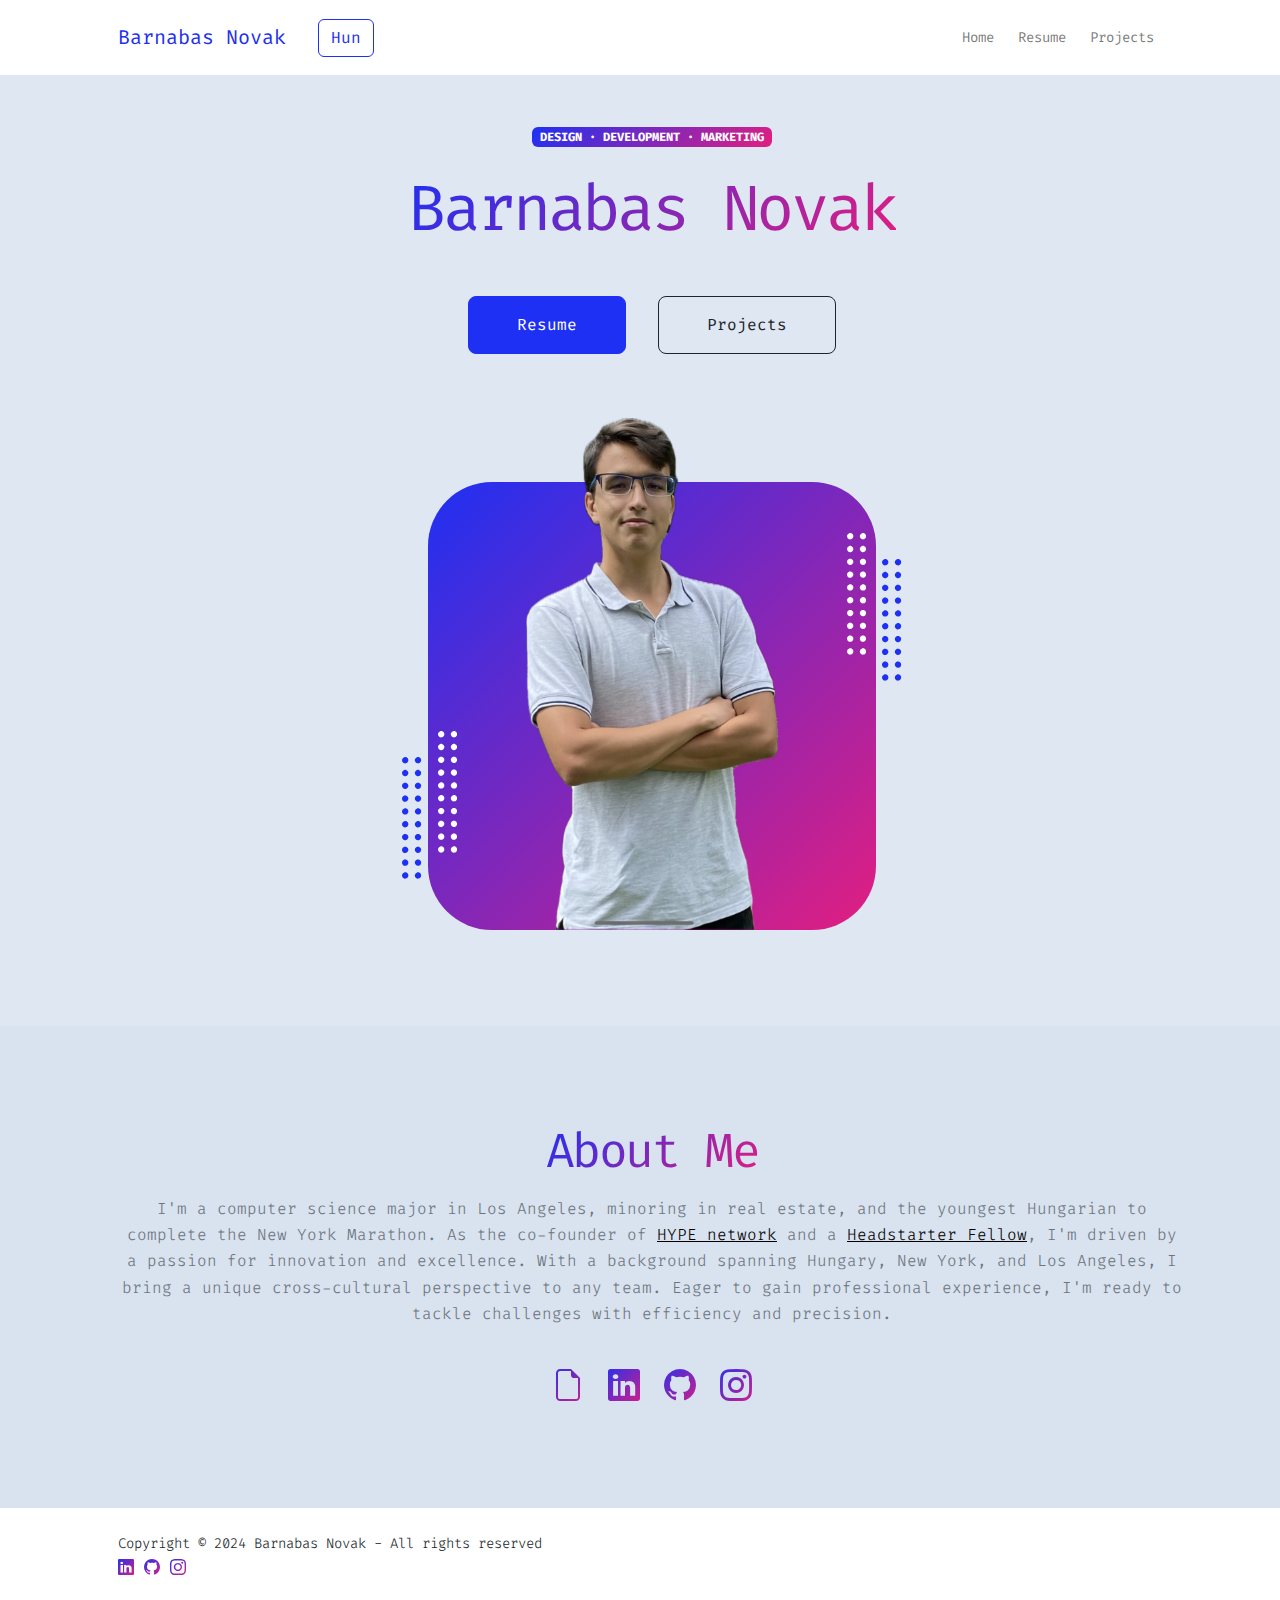
<file: index.html>
<!DOCTYPE html>
<html lang="en">
<head>
    <meta charset="utf-8" />
    <meta name="viewport" content="width=device-width, initial-scale=1, shrink-to-fit=no" />
    <meta name="description" content="Barnabas Novak is a computer science major in Los Angeles, minoring in real estate, 
    and the youngest Hungarian to complete the New York Marathon. He is also the co-founder of HYPE network and a Headstarter Fellow." />
    <meta name="author" content="Barnabas Novak is a computer science major in Los Angeles, minoring in real estate, 
    and the youngest Hungarian to complete the New York Marathon. He is also the co-founder of HYPE network and a Headstarter Fellow." />
    <title>Barnabas Novak</title>
    <!-- Favicon-->
    <link rel="icon" type="assets/BNlogo.jpg" href="assets/BNlogo.jpg" />
    <!-- Custom Google font-->
    <link rel="preconnect" href="https://fonts.googleapis.com" />
    <link rel="preconnect" href="https://fonts.gstatic.com" crossorigin />
    <link rel="stylesheet" href="https://fonts.googleapis.com/css2?family=Fira+Code:wght@400;500;700&display=swap">
    <!-- Bootstrap icons-->
    <link href="https://cdn.jsdelivr.net/npm/bootstrap-icons@1.8.1/font/bootstrap-icons.css" rel="stylesheet" />
    <!-- Core theme CSS (includes Bootstrap)-->
    <link href="css/styles.css" rel="stylesheet" />
    <script async src="https://www.googletagmanager.com/gtag/js?id=G-R13VS95H34"></script>
    <script>
        window.dataLayer = window.dataLayer || [];
        function gtag(){dataLayer.push(arguments);}
        gtag('js', new Date());
        gtag('config', 'G-R13VS95H34');
    </script>
    <style>
    </style>
</head>
<body class="d-flex flex-column h-100" style="background-color: #dfe7f2; font-family: 'Fira Code', monospace;">

    <main class="flex-shrink-0">
        <!-- Navigation-->
        <nav class="navbar navbar-expand-lg navbar-light bg-white py-3">
            <div class="container px-5">
                <a class="navbar-brand" href="index.html"><span class="fw-bolder text-primary">Barnabas Novak</span></a>
                <a class="btn btn-outline-primary ms-3" href="kezdolap.html">Hun</a>
                <button class="navbar-toggler" type="button" data-bs-toggle="collapse" data-bs-target="#navbarSupportedContent" aria-controls="navbarSupportedContent" aria-expanded="false" aria-label="Toggle navigation"><span class="navbar-toggler-icon"></span></button>
                <div class="collapse navbar-collapse" id="navbarSupportedContent">
                    <ul class="navbar-nav ms-auto mb-2 mb-lg-0 small fw-bolder">
                        <li class="nav-item"><a class="nav-link" href="index.html">Home</a></li>
                        <li class="nav-item"><a class="nav-link" href="resume.html">Resume</a></li>
                        <li class="nav-item"><a class="nav-link" href="projects.html">Projects</a></li>
                    </ul>
                </div>
            </div>
        </nav>

            <!-- Header-->
            <header class="py-5">
                <div class="container px-5 pb-5">
                    <div class="row gx-5 align-items-center">
                        <div class="col-xxl-5">
                            <!-- Header text content-->
                            <div class="text-center text-xxl-start">
                                <div class="badge bg-gradient-primary-to-secondary text-white mb-4"><div class="text-uppercase">Design &middot; Development &middot; Marketing</div></div>
                          
                                <h1 class="display-3 fw-bolder mb-5"><span class="text-gradient d-inline">Barnabas Novak</span></h1>
                                <div class="d-grid gap-3 d-sm-flex justify-content-sm-center justify-content-xxl-start mb-3">
                                    <a class="btn btn-primary btn-lg px-5 py-3 me-sm-3 fs-6 fw-bolder" href="resume.html">Resume</a>
                                    <a class="btn btn-outline-dark btn-lg px-5 py-3 fs-6 fw-bolder" href="projects.html">Projects</a>
                                </div>
                            </div>
                        </div>
                        <div class="col-xxl-7">
                            <!-- Header profile picture-->
                            <div class="d-flex justify-content-center mt-5 mt-xxl-0">
                                <div class="profile bg-gradient-primary-to-secondary">

                                    <img class="profile-img" src="assets/prof4.png" alt="Barnabas Novak business man, professional developer, bachelor in computer science and a proud hungarian" />
                                    <div class="dots-1">
                                        <!-- SVG Dots-->
                                        <svg version="1.1" xmlns="http://www.w3.org/2000/svg" xmlns:xlink="http://www.w3.org/1999/xlink" x="0px" y="0px" viewBox="0 0 191.6 1215.4" style="enable-background: new 0 0 191.6 1215.4" xml:space="preserve">
                                            <g transform="translate(0.000000,1280.000000) scale(0.100000,-0.100000)">
                                                <path d="M227.7,12788.6c-105-35-200-141-222-248c-43-206,163-412,369-369c155,32,275,190,260,339c-11,105-90,213-190,262        C383.7,12801.6,289.7,12808.6,227.7,12788.6z"></path>
                                                <path d="M1507.7,12788.6c-151-50-253-216-222-362c25-119,136-230,254-255c194-41,395,142,375,339c-11,105-90,213-190,262        C1663.7,12801.6,1569.7,12808.6,1507.7,12788.6z"></path>
                                                <path d="M227.7,11508.6c-105-35-200-141-222-248c-43-206,163-412,369-369c155,32,275,190,260,339c-11,105-90,213-190,262        C383.7,11521.6,289.7,11528.6,227.7,11508.6z"></path>
                                                <path d="M1507.7,11508.6c-151-50-253-216-222-362c25-119,136-230,254-255c194-41,395,142,375,339c-11,105-90,213-190,262        C1663.7,11521.6,1569.7,11528.6,1507.7,11508.6z"></path>
                                                <path d="M227.7,10228.6c-105-35-200-141-222-248c-43-206,163-412,369-369c155,32,275,190,260,339c-11,105-90,213-190,262        C383.7,10241.6,289.7,10248.6,227.7,10228.6z"></path>
                                                <path d="M1507.7,10228.6c-105-35-200-141-222-248c-43-206,163-412,369-369c155,32,275,190,260,339c-11,105-90,213-190,262        C1663.7,10241.6,1569.7,10248.6,1507.7,10228.6z"></path>
                                                <path d="M227.7,8948.6c-105-35-200-141-222-248c-43-206,163-412,369-369c155,32,275,190,260,339c-11,105-90,213-190,262        C383.7,8961.6,289.7,8968.6,227.7,8948.6z"></path>
                                                <path d="M1507.7,8948.6c-105-35-200-141-222-248c-43-206,163-412,369-369c155,32,275,190,260,339c-11,105-90,213-190,262        C1663.7,8961.6,1569.7,8968.6,1507.7,8948.6z"></path>
                                                <path d="M227.7,7668.6c-105-35-200-141-222-248c-43-206,163-412,369-369c155,32,275,190,260,339c-11,105-90,213-190,262        C383.7,7681.6,289.7,7688.6,227.7,7668.6z"></path>
                                                <path d="M1507.7,7668.6c-105-35-200-141-222-248c-43-206,163-412,369-369c155,32,275,190,260,339c-11,105-90,213-190,262        C1663.7,7681.6,1569.7,7688.6,1507.7,7668.6z"></path>
                                                <path d="M227.7,6388.6c-105-35-200-141-222-248c-43-206,163-412,369-369c155,32,275,190,260,339c-11,105-90,213-190,262        C383.7,6401.6,289.7,6408.6,227.7,6388.6z"></path>
                                                <path d="M1507.7,6388.6c-105-35-200-141-222-248c-43-206,163-412,369-369c155,32,275,190,260,339c-11,105-90,213-190,262        C1663.7,6401.6,1569.7,6408.6,1507.7,6388.6z"></path>
                                                <path d="M227.7,5108.6c-105-35-200-141-222-248c-43-206,163-412,369-369c155,32,275,190,260,339c-11,105-90,213-190,262        C383.7,5121.6,289.7,5128.6,227.7,5108.6z"></path>
                                                <path d="M1507.7,5108.6c-105-35-200-141-222-248c-43-206,163-412,369-369c155,32,275,190,260,339c-11,105-90,213-190,262        C1663.7,5121.6,1569.7,5128.6,1507.7,5108.6z"></path>
                                                <path d="M227.7,3828.6c-105-35-200-141-222-248c-43-206,163-412,369-369c155,32,275,190,260,339c-11,105-90,213-190,262        C383.7,3841.6,289.7,3848.6,227.7,3828.6z"></path>
                                                <path d="M1507.7,3828.6c-105-35-200-141-222-248c-43-206,163-412,369-369c155,32,275,190,260,339c-11,105-90,213-190,262        C1663.7,3841.6,1569.7,3848.6,1507.7,3828.6z"></path>
                                                <path d="M227.7,2548.6c-105-35-200-141-222-248c-43-206,163-412,369-369c155,32,275,190,260,339c-11,105-90,213-190,262        C383.7,2561.6,289.7,2568.6,227.7,2548.6z"></path>
                                                <path d="M1507.7,2548.6c-105-35-200-141-222-248c-43-206,163-412,369-369c155,32,275,190,260,339c-11,105-90,213-190,262        C1663.7,2561.6,1569.7,2568.6,1507.7,2548.6z"></path>
                                                <path d="M227.7,1268.6c-105-35-200-141-222-248c-43-206,163-412,369-369c155,32,275,190,260,339c-11,105-90,213-190,262        C383.7,1281.6,289.7,1288.6,227.7,1268.6z"></path>
                                                <path d="M1507.7,1268.6c-105-35-200-141-222-248c-43-206,163-412,369-369c155,32,275,190,260,339c-11,105-90,213-190,262        C1663.7,1281.6,1569.7,1288.6,1507.7,1268.6z"></path>
                                            </g>
                                        </svg>
                                        <!-- END of SVG dots-->
                                    </div>
                                    <div class="dots-2">
                                        <!-- SVG Dots-->
                                        <svg version="1.1" xmlns="http://www.w3.org/2000/svg" xmlns:xlink="http://www.w3.org/1999/xlink" x="0px" y="0px" viewBox="0 0 191.6 1215.4" style="enable-background: new 0 0 191.6 1215.4" xml:space="preserve">
                                            <g transform="translate(0.000000,1280.000000) scale(0.100000,-0.100000)">
                                                <path d="M227.7,12788.6c-105-35-200-141-222-248c-43-206,163-412,369-369c155,32,275,190,260,339c-11,105-90,213-190,262        C383.7,12801.6,289.7,12808.6,227.7,12788.6z"></path>
                                                <path d="M1507.7,12788.6c-151-50-253-216-222-362c25-119,136-230,254-255c194-41,395,142,375,339c-11,105-90,213-190,262        C1663.7,12801.6,1569.7,12808.6,1507.7,12788.6z"></path>
                                                <path d="M227.7,11508.6c-105-35-200-141-222-248c-43-206,163-412,369-369c155,32,275,190,260,339c-11,105-90,213-190,262        C383.7,11521.6,289.7,11528.6,227.7,11508.6z"></path>
                                                <path d="M1507.7,11508.6c-151-50-253-216-222-362c25-119,136-230,254-255c194-41,395,142,375,339c-11,105-90,213-190,262        C1663.7,11521.6,1569.7,11528.6,1507.7,11508.6z"></path>
                                                <path d="M227.7,10228.6c-105-35-200-141-222-248c-43-206,163-412,369-369c155,32,275,190,260,339c-11,105-90,213-190,262        C383.7,10241.6,289.7,10248.6,227.7,10228.6z"></path>
                                                <path d="M1507.7,10228.6c-105-35-200-141-222-248c-43-206,163-412,369-369c155,32,275,190,260,339c-11,105-90,213-190,262        C1663.7,10241.6,1569.7,10248.6,1507.7,10228.6z"></path>
                                                <path d="M227.7,8948.6c-105-35-200-141-222-248c-43-206,163-412,369-369c155,32,275,190,260,339c-11,105-90,213-190,262        C383.7,8961.6,289.7,8968.6,227.7,8948.6z"></path>
                                                <path d="M1507.7,8948.6c-105-35-200-141-222-248c-43-206,163-412,369-369c155,32,275,190,260,339c-11,105-90,213-190,262        C1663.7,8961.6,1569.7,8968.6,1507.7,8948.6z"></path>
                                                <path d="M227.7,7668.6c-105-35-200-141-222-248c-43-206,163-412,369-369c155,32,275,190,260,339c-11,105-90,213-190,262        C383.7,7681.6,289.7,7688.6,227.7,7668.6z"></path>
                                                <path d="M1507.7,7668.6c-105-35-200-141-222-248c-43-206,163-412,369-369c155,32,275,190,260,339c-11,105-90,213-190,262        C1663.7,7681.6,1569.7,7688.6,1507.7,7668.6z"></path>
                                                <path d="M227.7,6388.6c-105-35-200-141-222-248c-43-206,163-412,369-369c155,32,275,190,260,339c-11,105-90,213-190,262        C383.7,6401.6,289.7,6408.6,227.7,6388.6z"></path>
                                                <path d="M1507.7,6388.6c-105-35-200-141-222-248c-43-206,163-412,369-369c155,32,275,190,260,339c-11,105-90,213-190,262        C1663.7,6401.6,1569.7,6408.6,1507.7,6388.6z"></path>
                                                <path d="M227.7,5108.6c-105-35-200-141-222-248c-43-206,163-412,369-369c155,32,275,190,260,339c-11,105-90,213-190,262        C383.7,5121.6,289.7,5128.6,227.7,5108.6z"></path>
                                                <path d="M1507.7,5108.6c-105-35-200-141-222-248c-43-206,163-412,369-369c155,32,275,190,260,339c-11,105-90,213-190,262        C1663.7,5121.6,1569.7,5128.6,1507.7,5108.6z"></path>
                                                <path d="M227.7,3828.6c-105-35-200-141-222-248c-43-206,163-412,369-369c155,32,275,190,260,339c-11,105-90,213-190,262        C383.7,3841.6,289.7,3848.6,227.7,3828.6z"></path>
                                                <path d="M1507.7,3828.6c-105-35-200-141-222-248c-43-206,163-412,369-369c155,32,275,190,260,339c-11,105-90,213-190,262        C1663.7,3841.6,1569.7,3848.6,1507.7,3828.6z"></path>
                                                <path d="M227.7,2548.6c-105-35-200-141-222-248c-43-206,163-412,369-369c155,32,275,190,260,339c-11,105-90,213-190,262        C383.7,2561.6,289.7,2568.6,227.7,2548.6z"></path>
                                                <path d="M1507.7,2548.6c-105-35-200-141-222-248c-43-206,163-412,369-369c155,32,275,190,260,339c-11,105-90,213-190,262        C1663.7,2561.6,1569.7,2568.6,1507.7,2548.6z"></path>
                                                <path d="M227.7,1268.6c-105-35-200-141-222-248c-43-206,163-412,369-369c155,32,275,190,260,339c-11,105-90,213-190,262        C383.7,1281.6,289.7,1288.6,227.7,1268.6z"></path>
                                                <path d="M1507.7,1268.6c-105-35-200-141-222-248c-43-206,163-412,369-369c155,32,275,190,260,339c-11,105-90,213-190,262        C1663.7,1281.6,1569.7,1288.6,1507.7,1268.6z"></path>
                                            </g>
                                        </svg>
                                        <!-- END of SVG dots-->
                                    </div>
                                    <div class="dots-3">
                                        <!-- SVG Dots-->
                                        <svg version="1.1" xmlns="http://www.w3.org/2000/svg" xmlns:xlink="http://www.w3.org/1999/xlink" x="0px" y="0px" viewBox="0 0 191.6 1215.4" style="enable-background: new 0 0 191.6 1215.4" xml:space="preserve">
                                            <g transform="translate(0.000000,1280.000000) scale(0.100000,-0.100000)">
                                                <path d="M227.7,12788.6c-105-35-200-141-222-248c-43-206,163-412,369-369c155,32,275,190,260,339c-11,105-90,213-190,262        C383.7,12801.6,289.7,12808.6,227.7,12788.6z"></path>
                                                <path d="M1507.7,12788.6c-151-50-253-216-222-362c25-119,136-230,254-255c194-41,395,142,375,339c-11,105-90,213-190,262        C1663.7,12801.6,1569.7,12808.6,1507.7,12788.6z"></path>
                                                <path d="M227.7,11508.6c-105-35-200-141-222-248c-43-206,163-412,369-369c155,32,275,190,260,339c-11,105-90,213-190,262        C383.7,11521.6,289.7,11528.6,227.7,11508.6z"></path>
                                                <path d="M1507.7,11508.6c-151-50-253-216-222-362c25-119,136-230,254-255c194-41,395,142,375,339c-11,105-90,213-190,262        C1663.7,11521.6,1569.7,11528.6,1507.7,11508.6z"></path>
                                                <path d="M227.7,10228.6c-105-35-200-141-222-248c-43-206,163-412,369-369c155,32,275,190,260,339c-11,105-90,213-190,262        C383.7,10241.6,289.7,10248.6,227.7,10228.6z"></path>
                                                <path d="M1507.7,10228.6c-105-35-200-141-222-248c-43-206,163-412,369-369c155,32,275,190,260,339c-11,105-90,213-190,262        C1663.7,10241.6,1569.7,10248.6,1507.7,10228.6z"></path>
                                                <path d="M227.7,8948.6c-105-35-200-141-222-248c-43-206,163-412,369-369c155,32,275,190,260,339c-11,105-90,213-190,262        C383.7,8961.6,289.7,8968.6,227.7,8948.6z"></path>
                                                <path d="M1507.7,8948.6c-105-35-200-141-222-248c-43-206,163-412,369-369c155,32,275,190,260,339c-11,105-90,213-190,262        C1663.7,8961.6,1569.7,8968.6,1507.7,8948.6z"></path>
                                                <path d="M227.7,7668.6c-105-35-200-141-222-248c-43-206,163-412,369-369c155,32,275,190,260,339c-11,105-90,213-190,262        C383.7,7681.6,289.7,7688.6,227.7,7668.6z"></path>
                                                <path d="M1507.7,7668.6c-105-35-200-141-222-248c-43-206,163-412,369-369c155,32,275,190,260,339c-11,105-90,213-190,262        C1663.7,7681.6,1569.7,7688.6,1507.7,7668.6z"></path>
                                                <path d="M227.7,6388.6c-105-35-200-141-222-248c-43-206,163-412,369-369c155,32,275,190,260,339c-11,105-90,213-190,262        C383.7,6401.6,289.7,6408.6,227.7,6388.6z"></path>
                                                <path d="M1507.7,6388.6c-105-35-200-141-222-248c-43-206,163-412,369-369c155,32,275,190,260,339c-11,105-90,213-190,262        C1663.7,6401.6,1569.7,6408.6,1507.7,6388.6z"></path>
                                                <path d="M227.7,5108.6c-105-35-200-141-222-248c-43-206,163-412,369-369c155,32,275,190,260,339c-11,105-90,213-190,262        C383.7,5121.6,289.7,5128.6,227.7,5108.6z"></path>
                                                <path d="M1507.7,5108.6c-105-35-200-141-222-248c-43-206,163-412,369-369c155,32,275,190,260,339c-11,105-90,213-190,262        C1663.7,5121.6,1569.7,5128.6,1507.7,5108.6z"></path>
                                                <path d="M227.7,3828.6c-105-35-200-141-222-248c-43-206,163-412,369-369c155,32,275,190,260,339c-11,105-90,213-190,262        C383.7,3841.6,289.7,3848.6,227.7,3828.6z"></path>
                                                <path d="M1507.7,3828.6c-105-35-200-141-222-248c-43-206,163-412,369-369c155,32,275,190,260,339c-11,105-90,213-190,262        C1663.7,3841.6,1569.7,3848.6,1507.7,3828.6z"></path>
                                                <path d="M227.7,2548.6c-105-35-200-141-222-248c-43-206,163-412,369-369c155,32,275,190,260,339c-11,105-90,213-190,262        C383.7,2561.6,289.7,2568.6,227.7,2548.6z"></path>
                                                <path d="M1507.7,2548.6c-105-35-200-141-222-248c-43-206,163-412,369-369c155,32,275,190,260,339c-11,105-90,213-190,262        C1663.7,2561.6,1569.7,2568.6,1507.7,2548.6z"></path>
                                                <path d="M227.7,1268.6c-105-35-200-141-222-248c-43-206,163-412,369-369c155,32,275,190,260,339c-11,105-90,213-190,262        C383.7,1281.6,289.7,1288.6,227.7,1268.6z"></path>
                                                <path d="M1507.7,1268.6c-105-35-200-141-222-248c-43-206,163-412,369-369c155,32,275,190,260,339c-11,105-90,213-190,262        C1663.7,1281.6,1569.7,1288.6,1507.7,1268.6z"></path>
                                            </g>
                                        </svg>
                                        <!-- END of SVG dots-->
                                    </div>
                                    <div class="dots-4">
                                        <!-- SVG Dots-->
                                        <svg version="1.1" xmlns="http://www.w3.org/2000/svg" xmlns:xlink="http://www.w3.org/1999/xlink" x="0px" y="0px" viewBox="0 0 191.6 1215.4" style="enable-background: new 0 0 191.6 1215.4" xml:space="preserve">
                                            <g transform="translate(0.000000,1280.000000) scale(0.100000,-0.100000)">
                                                <path d="M227.7,12788.6c-105-35-200-141-222-248c-43-206,163-412,369-369c155,32,275,190,260,339c-11,105-90,213-190,262        C383.7,12801.6,289.7,12808.6,227.7,12788.6z"></path>
                                                <path d="M1507.7,12788.6c-151-50-253-216-222-362c25-119,136-230,254-255c194-41,395,142,375,339c-11,105-90,213-190,262        C1663.7,12801.6,1569.7,12808.6,1507.7,12788.6z"></path>
                                                <path d="M227.7,11508.6c-105-35-200-141-222-248c-43-206,163-412,369-369c155,32,275,190,260,339c-11,105-90,213-190,262        C383.7,11521.6,289.7,11528.6,227.7,11508.6z"></path>
                                                <path d="M1507.7,11508.6c-151-50-253-216-222-362c25-119,136-230,254-255c194-41,395,142,375,339c-11,105-90,213-190,262        C1663.7,11521.6,1569.7,11528.6,1507.7,11508.6z"></path>
                                                <path d="M227.7,10228.6c-105-35-200-141-222-248c-43-206,163-412,369-369c155,32,275,190,260,339c-11,105-90,213-190,262        C383.7,10241.6,289.7,10248.6,227.7,10228.6z"></path>
                                                <path d="M1507.7,10228.6c-105-35-200-141-222-248c-43-206,163-412,369-369c155,32,275,190,260,339c-11,105-90,213-190,262        C1663.7,10241.6,1569.7,10248.6,1507.7,10228.6z"></path>
                                                <path d="M227.7,8948.6c-105-35-200-141-222-248c-43-206,163-412,369-369c155,32,275,190,260,339c-11,105-90,213-190,262        C383.7,8961.6,289.7,8968.6,227.7,8948.6z"></path>
                                                <path d="M1507.7,8948.6c-105-35-200-141-222-248c-43-206,163-412,369-369c155,32,275,190,260,339c-11,105-90,213-190,262        C1663.7,8961.6,1569.7,8968.6,1507.7,8948.6z"></path>
                                                <path d="M227.7,7668.6c-105-35-200-141-222-248c-43-206,163-412,369-369c155,32,275,190,260,339c-11,105-90,213-190,262        C383.7,7681.6,289.7,7688.6,227.7,7668.6z"></path>
                                                <path d="M1507.7,7668.6c-105-35-200-141-222-248c-43-206,163-412,369-369c155,32,275,190,260,339c-11,105-90,213-190,262        C1663.7,7681.6,1569.7,7688.6,1507.7,7668.6z"></path>
                                                <path d="M227.7,6388.6c-105-35-200-141-222-248c-43-206,163-412,369-369c155,32,275,190,260,339c-11,105-90,213-190,262        C383.7,6401.6,289.7,6408.6,227.7,6388.6z"></path>
                                                <path d="M1507.7,6388.6c-105-35-200-141-222-248c-43-206,163-412,369-369c155,32,275,190,260,339c-11,105-90,213-190,262        C1663.7,6401.6,1569.7,6408.6,1507.7,6388.6z"></path>
                                                <path d="M227.7,5108.6c-105-35-200-141-222-248c-43-206,163-412,369-369c155,32,275,190,260,339c-11,105-90,213-190,262        C383.7,5121.6,289.7,5128.6,227.7,5108.6z"></path>
                                                <path d="M1507.7,5108.6c-105-35-200-141-222-248c-43-206,163-412,369-369c155,32,275,190,260,339c-11,105-90,213-190,262        C1663.7,5121.6,1569.7,5128.6,1507.7,5108.6z"></path>
                                                <path d="M227.7,3828.6c-105-35-200-141-222-248c-43-206,163-412,369-369c155,32,275,190,260,339c-11,105-90,213-190,262        C383.7,3841.6,289.7,3848.6,227.7,3828.6z"></path>
                                                <path d="M1507.7,3828.6c-105-35-200-141-222-248c-43-206,163-412,369-369c155,32,275,190,260,339c-11,105-90,213-190,262        C1663.7,3841.6,1569.7,3848.6,1507.7,3828.6z"></path>
                                                <path d="M227.7,2548.6c-105-35-200-141-222-248c-43-206,163-412,369-369c155,32,275,190,260,339c-11,105-90,213-190,262        C383.7,2561.6,289.7,2568.6,227.7,2548.6z"></path>
                                                <path d="M1507.7,2548.6c-105-35-200-141-222-248c-43-206,163-412,369-369c155,32,275,190,260,339c-11,105-90,213-190,262        C1663.7,2561.6,1569.7,2568.6,1507.7,2548.6z"></path>
                                                <path d="M227.7,1268.6c-105-35-200-141-222-248c-43-206,163-412,369-369c155,32,275,190,260,339c-11,105-90,213-190,262        C383.7,1281.6,289.7,1288.6,227.7,1268.6z"></path>
                                                <path d="M1507.7,1268.6c-105-35-200-141-222-248c-43-206,163-412,369-369c155,32,275,190,260,339c-11,105-90,213-190,262        C1663.7,1281.6,1569.7,1288.6,1507.7,1268.6z"></path>
                                            </g>
                                        </svg>
                                        <!-- END of SVG dots-->
                                    </div>
                                </div>
                            </div>
                        </div>
                    </div>
                </div>
            </header>
            <!-- About Section-->
            <section class="py-5" style="background-color: #d9e2ef;">
                <div class="container px-5">
                    <div class="row gx-5 justify-content-center">
                        <div class="col-xxl-8">
                            <div class="text-center my-5">
                                <h2 class="display-5 fw-bolder"><span class="text-gradient d-inline">About Me</span></h2>
                                <p class="text-muted">I'm a computer science major in Los Angeles, minoring in real estate, and the youngest Hungarian to complete the New York Marathon. As the co-founder of <a href="https://hacusa.org/hype-network/" target="_blank">HYPE network</a> and a <a href="https://headstarter.co/about" target="_blank">Headstarter Fellow</a>, I'm driven by a passion for innovation and excellence. With a background spanning Hungary, New York, and Los Angeles, I bring a unique cross-cultural perspective to any team. Eager to gain professional experience, I'm ready to tackle challenges with efficiency and precision.
                                </p>
                                <div class="d-flex justify-content-center fs-2 gap-4">
                                    <a class="text-gradient" href="docs/Resume.pdf" alt="Novák Barnabás, Barnabas Novak"><i class="bi bi-file-earmark"></i></a>
                                    <a class="text-gradient" href="https://www.linkedin.com/in/barnabas-novak/"alt="Novák Barnabás, Barnabas Novak"><i class="bi bi-linkedin"></i></a>
                                    <a class="text-gradient" href="https://github.com/BarnabasNovak1" alt="Novák Barnabás, Barnabas Novak"><i class="bi bi-github"></i></a>
                                    <a class="text-gradient" href="https://www.instagram.com/b.novak11/" alt="Novák Barnabás, Barnabas Novak"><i class="bi bi-instagram"></i></a>
                                </div>
                            </div>
                        </div>
                    </div>
                </div>
            </section>
        </main>

        
  <!-- Footer-->
  <footer class="bg-white py-4 mt-auto">
    <div class="container px-5">
        <div class="row align-items-center justify-content-between flex-column flex-sm-row">
            <div class="row align-items-center justify-content-between flex-column flex-sm-row">
                <div class="col-auto"><div class="small m-0">Copyright &copy; 2024 Barnabas Novak - All rights reserved</div></div>
            </div>
        </div>
        <a class="text-gradient" href="https://www.linkedin.com/in/barnabas-novak/"alt="Novák Barnabás, Barnabas Novak"><i class="bi bi-linkedin"></i></a>
                            <a class="text-gradient" href="https://github.com/BarnabasNovak1" alt="Novák Barnabás, Barnabas Novak"><i class="bi bi-github"></i></a>
                            <a class="text-gradient" href="https://www.instagram.com/b.novak11/" alt="Novák Barnabás, Barnabas Novak"><i class="bi bi-instagram"></i></a>
    </div>
    
</footer>
<!-- Bootstrap core JS-->
<script src="https://cdn.jsdelivr.net/npm/bootstrap@5.2.3/dist/js/bootstrap.bundle.min.js"></script>
<!-- Core theme JS-->
<script src="js/scripts.js"></script>
</body>
</html>
</file>
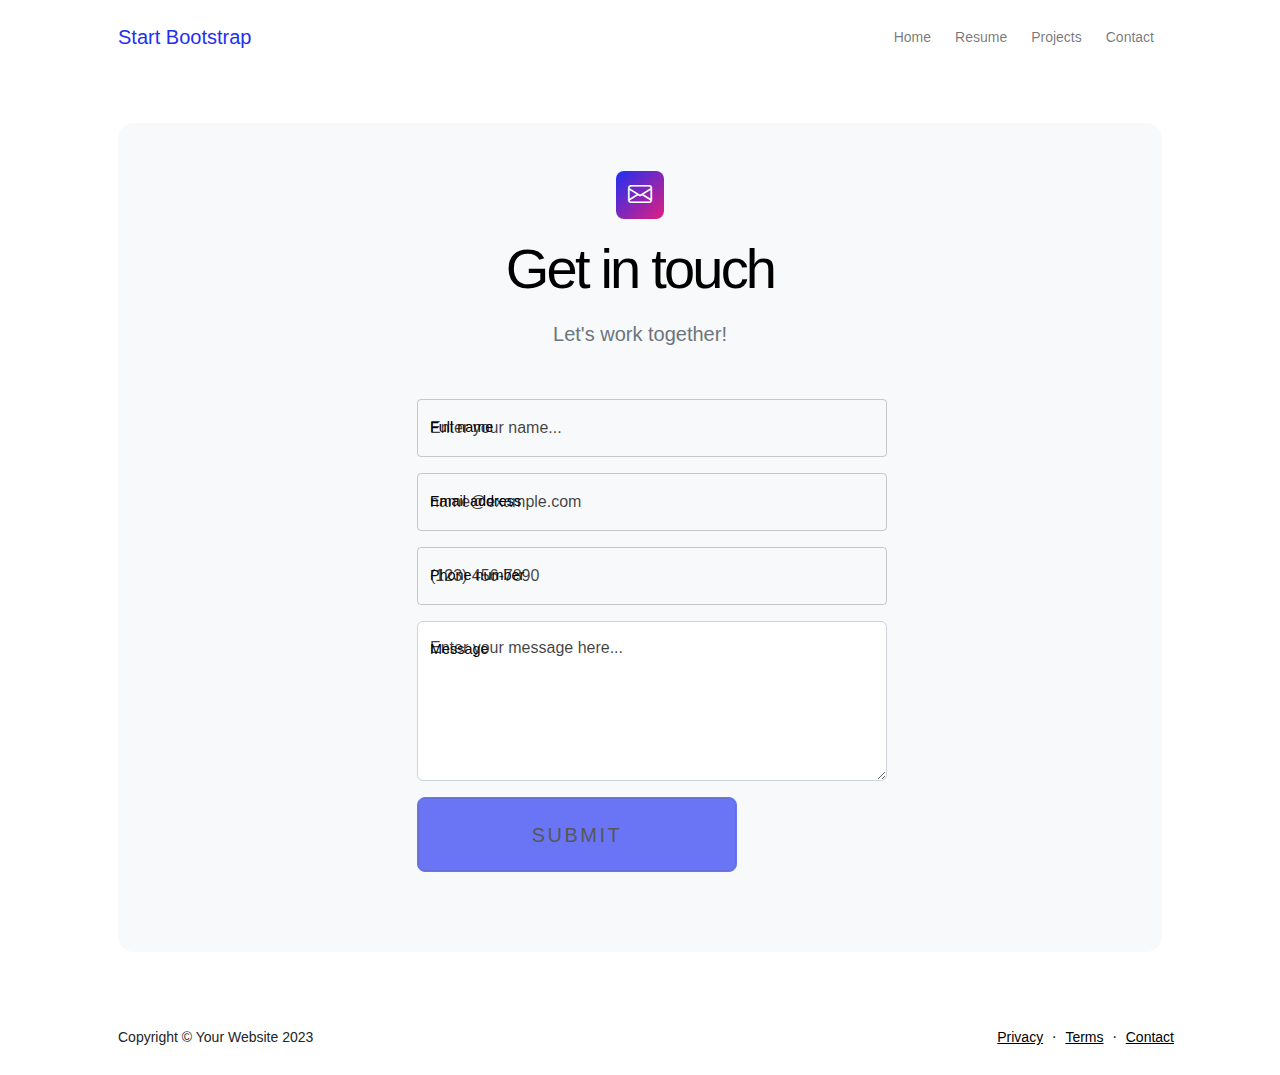
<file: contact.html>
<!DOCTYPE html>
<html lang="en">
    <head>
        <meta charset="utf-8" />
        <meta name="viewport" content="width=device-width, initial-scale=1, shrink-to-fit=no" />
        <meta name="description" content />
        <meta name="author" content />
        <title>Modern Business - Start Bootstrap Template</title>
        <!-- Favicon-->
        <link rel="icon" type="image/x-icon" href="assets/favicon.ico" />
        <!-- Custom Google font-->
        <link rel="preconnect" href="https://fonts.googleapis.com" />
        <link rel="preconnect" href="https://fonts.gstatic.com" crossorigin />
        <link href="https://fonts.googleapis.com/css2?family=Plus+Jakarta+Sans:wght@100;200;300;400;500;600;700;800;900&amp;display=swap" rel="stylesheet" />
        <!-- Bootstrap icons-->
        <link href="https://cdn.jsdelivr.net/npm/bootstrap-icons@1.8.1/font/bootstrap-icons.css" rel="stylesheet" />
        <!-- Core theme CSS (includes Bootstrap)-->
        <link href="css/styles.css" rel="stylesheet" />
    </head>
    <body class="d-flex flex-column">
        <main class="flex-shrink-0">
            <!-- Navigation-->
            <nav class="navbar navbar-expand-lg navbar-light bg-white py-3">
                <div class="container px-5">
                    <a class="navbar-brand" href="index.html"><span class="fw-bolder text-primary">Start Bootstrap</span></a>
                    <button class="navbar-toggler" type="button" data-bs-toggle="collapse" data-bs-target="#navbarSupportedContent" aria-controls="navbarSupportedContent" aria-expanded="false" aria-label="Toggle navigation"><span class="navbar-toggler-icon"></span></button>
                    <div class="collapse navbar-collapse" id="navbarSupportedContent">
                        <ul class="navbar-nav ms-auto mb-2 mb-lg-0 small fw-bolder">
                            <li class="nav-item"><a class="nav-link" href="index.html">Home</a></li>
                            <li class="nav-item"><a class="nav-link" href="resume.html">Resume</a></li>
                            <li class="nav-item"><a class="nav-link" href="projects.html">Projects</a></li>
                            <li class="nav-item"><a class="nav-link" href="contact.html">Contact</a></li>
                        </ul>
                    </div>
                </div>
            </nav>
            <!-- Page content-->
            <section class="py-5">
                <div class="container px-5">
                    <!-- Contact form-->
                    <div class="bg-light rounded-4 py-5 px-4 px-md-5">
                        <div class="text-center mb-5">
                            <div class="feature bg-primary bg-gradient-primary-to-secondary text-white rounded-3 mb-3"><i class="bi bi-envelope"></i></div>
                            <h1 class="fw-bolder">Get in touch</h1>
                            <p class="lead fw-normal text-muted mb-0">Let's work together!</p>
                        </div>
                        <div class="row gx-5 justify-content-center">
                            <div class="col-lg-8 col-xl-6">
                                <!-- * * * * * * * * * * * * * * *-->
                                <!-- * * SB Forms Contact Form * *-->
                                <!-- * * * * * * * * * * * * * * *-->
                                <!-- This form is pre-integrated with SB Forms.-->
                                <!-- To make this form functional, sign up at-->
                                <!-- https://startbootstrap.com/solution/contact-forms-->
                                <!-- to get an API token!-->
                                <form id="contactForm" data-sb-form-api-token="API_TOKEN">
                                    <!-- Name input-->
                                    <div class="form-floating mb-3">
                                        <input class="form-control" id="name" type="text" placeholder="Enter your name..." data-sb-validations="required" />
                                        <label for="name">Full name</label>
                                        <div class="invalid-feedback" data-sb-feedback="name:required">A name is required.</div>
                                    </div>
                                    <!-- Email address input-->
                                    <div class="form-floating mb-3">
                                        <input class="form-control" id="email" type="email" placeholder="name@example.com" data-sb-validations="required,email" />
                                        <label for="email">Email address</label>
                                        <div class="invalid-feedback" data-sb-feedback="email:required">An email is required.</div>
                                        <div class="invalid-feedback" data-sb-feedback="email:email">Email is not valid.</div>
                                    </div>
                                    <!-- Phone number input-->
                                    <div class="form-floating mb-3">
                                        <input class="form-control" id="phone" type="tel" placeholder="(123) 456-7890" data-sb-validations="required" />
                                        <label for="phone">Phone number</label>
                                        <div class="invalid-feedback" data-sb-feedback="phone:required">A phone number is required.</div>
                                    </div>
                                    <!-- Message input-->
                                    <div class="form-floating mb-3">
                                        <textarea class="form-control" id="message" type="text" placeholder="Enter your message here..." style="height: 10rem" data-sb-validations="required"></textarea>
                                        <label for="message">Message</label>
                                        <div class="invalid-feedback" data-sb-feedback="message:required">A message is required.</div>
                                    </div>
                                    <!-- Submit success message-->
                                    <!---->
                                    <!-- This is what your users will see when the form-->
                                    <!-- has successfully submitted-->
                                    <div class="d-none" id="submitSuccessMessage">
                                        <div class="text-center mb-3">
                                            <div class="fw-bolder">Form submission successful!</div>
                                            To activate this form, sign up at
                                            <br />
                                            <a href="https://startbootstrap.com/solution/contact-forms">https://startbootstrap.com/solution/contact-forms</a>
                                        </div>
                                    </div>
                                    <!-- Submit error message-->
                                    <!---->
                                    <!-- This is what your users will see when there is-->
                                    <!-- an error submitting the form-->
                                    <div class="d-none" id="submitErrorMessage"><div class="text-center text-danger mb-3">Error sending message!</div></div>
                                    <!-- Submit Button-->
                                    <div class="d-grid"><button class="btn btn-primary btn-lg disabled" id="submitButton" type="submit">Submit</button></div>
                                </form>
                            </div>
                        </div>
                    </div>
                </div>
            </section>
        </main>
        <!-- Footer-->
        <footer class="bg-white py-4 mt-auto">
            <div class="container px-5">
                <div class="row align-items-center justify-content-between flex-column flex-sm-row">
                    <div class="col-auto"><div class="small m-0">Copyright &copy; Your Website 2023</div></div>
                    <div class="col-auto">
                        <a class="small" href="#!">Privacy</a>
                        <span class="mx-1">&middot;</span>
                        <a class="small" href="#!">Terms</a>
                        <span class="mx-1">&middot;</span>
                        <a class="small" href="#!">Contact</a>
                    </div>
                </div>
            </div>
        </footer>
        <!-- Bootstrap core JS-->
        <script src="https://cdn.jsdelivr.net/npm/bootstrap@5.2.3/dist/js/bootstrap.bundle.min.js"></script>
        <!-- Core theme JS-->
        <script src="js/scripts.js"></script>
        <!-- * * * * * * * * * * * * * * * * * * * * * * * * * * * * * * * * * * * * * * * *-->
        <!-- * *                               SB Forms JS                               * *-->
        <!-- * * Activate your form at https://startbootstrap.com/solution/contact-forms * *-->
        <!-- * * * * * * * * * * * * * * * * * * * * * * * * * * * * * * * * * * * * * * * *-->
        <script src="https://cdn.startbootstrap.com/sb-forms-latest.js"></script>
    </body>
</html>
</file>
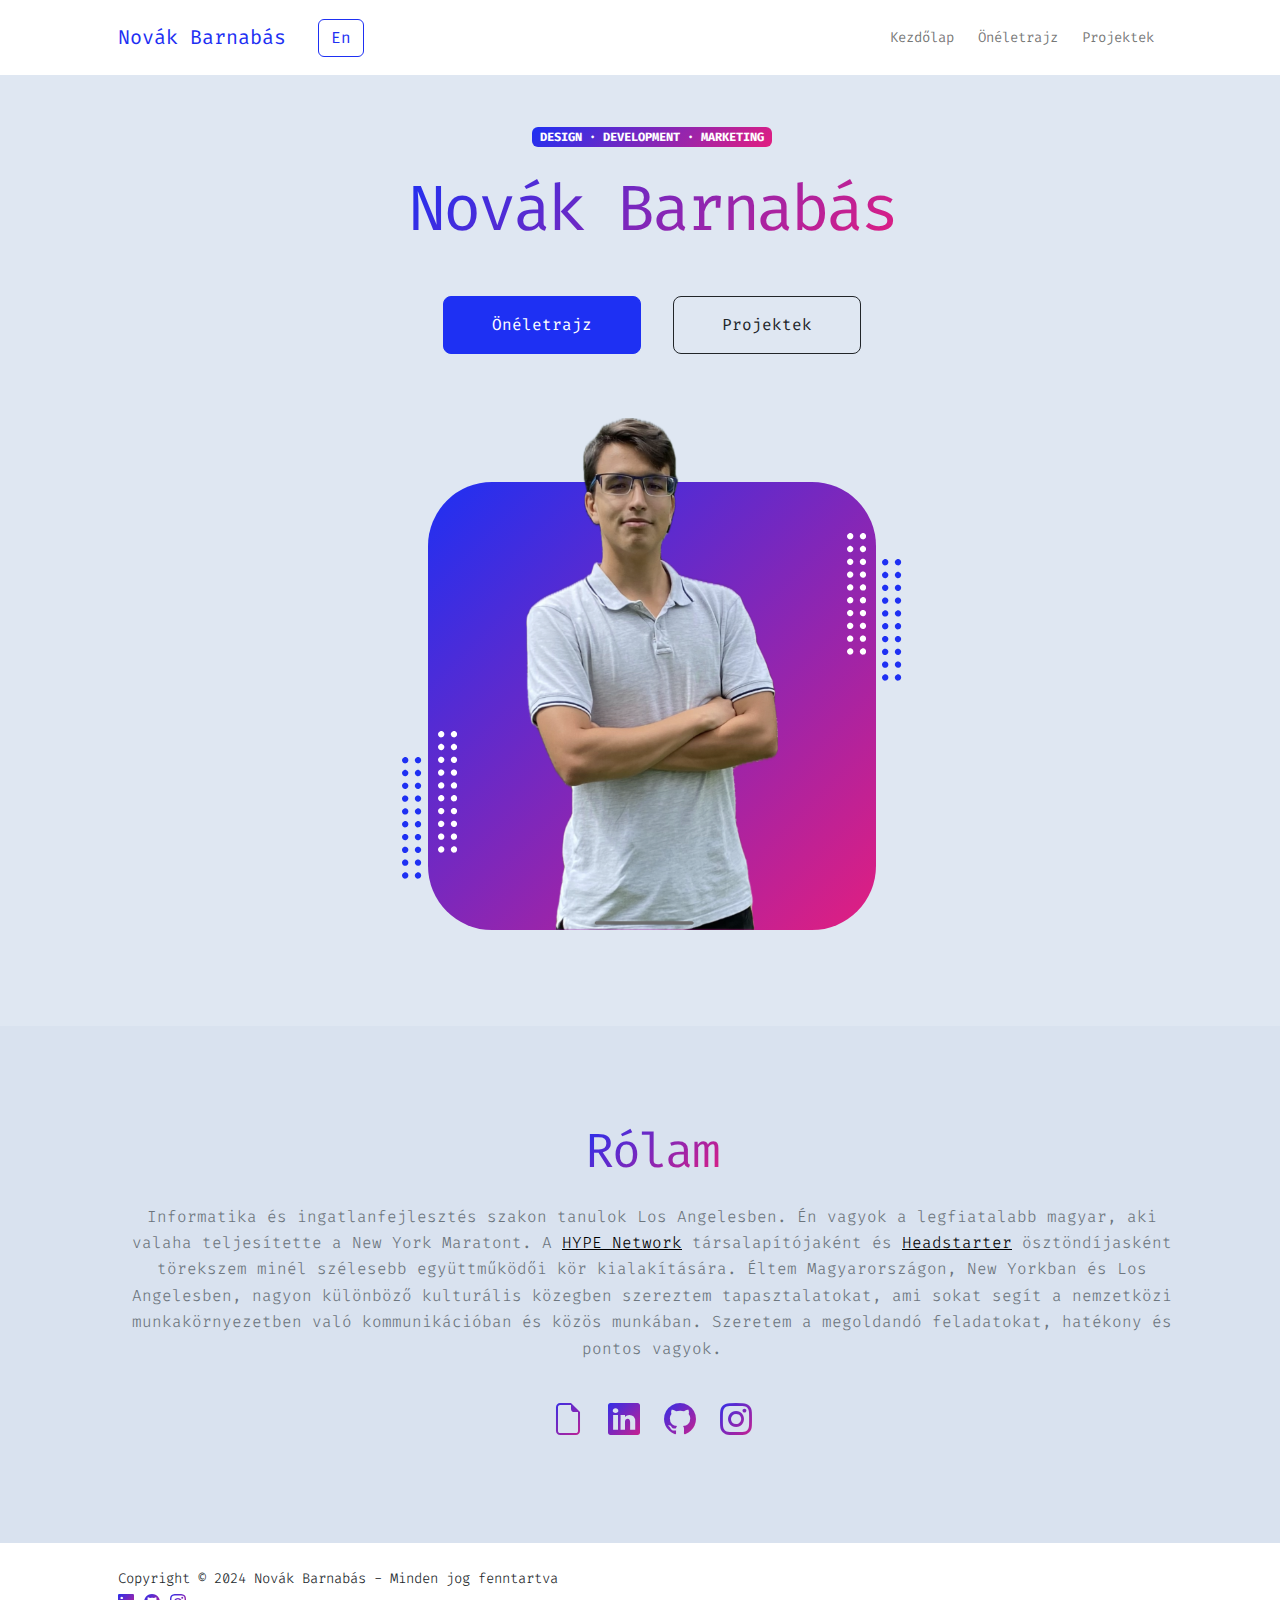
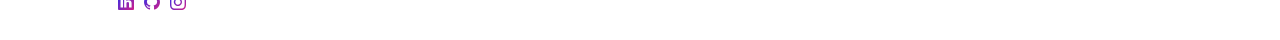
<file: kezdolap.html>
<!DOCTYPE html>
<html lang="hu">
<head>
    <meta charset="utf-8" />
    <meta name="viewport" content="width=device-width, initial-scale=1, shrink-to-fit=no" />
    <meta name="description" content="Novák Barnabás számítástechnika szakos hallgató Los Angelesben, ingatlanügyi mellékszakkal, és a legfiatalabb magyar, aki teljesítette a New York-i maratont. Emellett a HYPE hálózat társalapítója és Headstarter Fellow." />
    <meta name="author" content="Novák Barnabás számítástechnika szakos hallgató Los Angelesben, ingatlanügyi mellékszakkal, és a legfiatalabb magyar, aki teljesítette a New York-i maratont. Emellett a HYPE hálózat társalapítója és Headstarter Fellow." />
    <title>Novák Barnabás</title>
    <!-- Favicon-->
    <link rel="icon" type="assets/BNlogo.jpg" href="assets/BNlogo.jpg" />
    <!-- Egyedi Google betűtípus-->
    <link rel="preconnect" href="https://fonts.googleapis.com" />
    <link rel="preconnect" href="https://fonts.gstatic.com" crossorigin />
    <link rel="stylesheet" href="https://fonts.googleapis.com/css2?family=Fira+Code:wght@400;500;700&display=swap">
    <!-- Bootstrap ikonok-->
    <link href="https://cdn.jsdelivr.net/npm/bootstrap-icons@1.8.1/font/bootstrap-icons.css" rel="stylesheet" />
    <!-- Alapvető téma CSS (beleértve a Bootstrapet is)-->
    <link href="css/styles.css" rel="stylesheet" />
    <script async src="https://www.googletagmanager.com/gtag/js?id=G-R13VS95H34"></script>
    <script>
        window.dataLayer = window.dataLayer || [];
        function gtag(){dataLayer.push(arguments);}
        gtag('js', new Date());
        gtag('config', 'G-R13VS95H34');
    </script>
    <style>
    </style>
</head>
<body class="d-flex flex-column h-100" style="background-color: #dfe7f2; font-family: 'Fira Code', monospace;">

    <main class="flex-shrink-0">
        <!-- Navigáció-->
        <nav class="navbar navbar-expand-lg navbar-light bg-white py-3">
            <div class="container px-5">
                <a class="navbar-brand" href="index.html"><span class="fw-bolder text-primary">Novák Barnabás</span></a>
                <!-- Gomb a név mellett -->
                <a class="btn btn-outline-primary ms-3" href="index.html">En</a>
                <button class="navbar-toggler" type="button" data-bs-toggle="collapse" data-bs-target="#navbarSupportedContent" aria-controls="navbarSupportedContent" aria-expanded="false" aria-label="Navigáció átváltása"><span class="navbar-toggler-icon"></span></button>
                <div class="collapse navbar-collapse" id="navbarSupportedContent">
                    <ul class="navbar-nav ms-auto mb-2 mb-lg-0 small fw-bolder">
                        <li class="nav-item"><a class="nav-link" href="kezdolap.html">Kezdőlap</a></li>
                        <li class="nav-item"><a class="nav-link" href="oneletrajz.html">Önéletrajz</a></li>
                        <li class="nav-item"><a class="nav-link" href="projektek.html">Projektek</a></li>
                    </ul>
                </div>
            </div>
        </nav>


            <!-- Header-->
            <header class="py-5">
                <div class="container px-5 pb-5">
                    <div class="row gx-5 align-items-center">
                        <div class="col-xxl-5">
                            <!-- Header text content-->
                            <div class="text-center text-xxl-start">
                                <div class="badge bg-gradient-primary-to-secondary text-white mb-4"><div class="text-uppercase">Design &middot; Development &middot; Marketing</div></div>
                          
                                <h1 class="display-3 fw-bolder mb-5"><span class="text-gradient d-inline">Novák Barnabás</span></h1>
                                <div class="d-grid gap-3 d-sm-flex justify-content-sm-center justify-content-xxl-start mb-3">
                                    <a class="btn btn-primary btn-lg px-5 py-3 me-sm-3 fs-6 fw-bolder" href="resume.html">Önéletrajz</a>
                                    <a class="btn btn-outline-dark btn-lg px-5 py-3 fs-6 fw-bolder" href="projects.html">Projektek</a>
                                </div>
                            </div>
                        </div>
                        <div class="col-xxl-7">
                            <!-- Header profile picture-->
                            <div class="d-flex justify-content-center mt-5 mt-xxl-0">
                                <div class="profile bg-gradient-primary-to-secondary">

                                    <img class="profile-img" src="assets/prof4.png" alt="Barnabas Novak business man, professional developer, bachelor in computer science and a proud hungarian" />
                                    <div class="dots-1">
                                        <!-- SVG Dots-->
                                        <svg version="1.1" xmlns="http://www.w3.org/2000/svg" xmlns:xlink="http://www.w3.org/1999/xlink" x="0px" y="0px" viewBox="0 0 191.6 1215.4" style="enable-background: new 0 0 191.6 1215.4" xml:space="preserve">
                                            <g transform="translate(0.000000,1280.000000) scale(0.100000,-0.100000)">
                                                <path d="M227.7,12788.6c-105-35-200-141-222-248c-43-206,163-412,369-369c155,32,275,190,260,339c-11,105-90,213-190,262        C383.7,12801.6,289.7,12808.6,227.7,12788.6z"></path>
                                                <path d="M1507.7,12788.6c-151-50-253-216-222-362c25-119,136-230,254-255c194-41,395,142,375,339c-11,105-90,213-190,262        C1663.7,12801.6,1569.7,12808.6,1507.7,12788.6z"></path>
                                                <path d="M227.7,11508.6c-105-35-200-141-222-248c-43-206,163-412,369-369c155,32,275,190,260,339c-11,105-90,213-190,262        C383.7,11521.6,289.7,11528.6,227.7,11508.6z"></path>
                                                <path d="M1507.7,11508.6c-151-50-253-216-222-362c25-119,136-230,254-255c194-41,395,142,375,339c-11,105-90,213-190,262        C1663.7,11521.6,1569.7,11528.6,1507.7,11508.6z"></path>
                                                <path d="M227.7,10228.6c-105-35-200-141-222-248c-43-206,163-412,369-369c155,32,275,190,260,339c-11,105-90,213-190,262        C383.7,10241.6,289.7,10248.6,227.7,10228.6z"></path>
                                                <path d="M1507.7,10228.6c-105-35-200-141-222-248c-43-206,163-412,369-369c155,32,275,190,260,339c-11,105-90,213-190,262        C1663.7,10241.6,1569.7,10248.6,1507.7,10228.6z"></path>
                                                <path d="M227.7,8948.6c-105-35-200-141-222-248c-43-206,163-412,369-369c155,32,275,190,260,339c-11,105-90,213-190,262        C383.7,8961.6,289.7,8968.6,227.7,8948.6z"></path>
                                                <path d="M1507.7,8948.6c-105-35-200-141-222-248c-43-206,163-412,369-369c155,32,275,190,260,339c-11,105-90,213-190,262        C1663.7,8961.6,1569.7,8968.6,1507.7,8948.6z"></path>
                                                <path d="M227.7,7668.6c-105-35-200-141-222-248c-43-206,163-412,369-369c155,32,275,190,260,339c-11,105-90,213-190,262        C383.7,7681.6,289.7,7688.6,227.7,7668.6z"></path>
                                                <path d="M1507.7,7668.6c-105-35-200-141-222-248c-43-206,163-412,369-369c155,32,275,190,260,339c-11,105-90,213-190,262        C1663.7,7681.6,1569.7,7688.6,1507.7,7668.6z"></path>
                                                <path d="M227.7,6388.6c-105-35-200-141-222-248c-43-206,163-412,369-369c155,32,275,190,260,339c-11,105-90,213-190,262        C383.7,6401.6,289.7,6408.6,227.7,6388.6z"></path>
                                                <path d="M1507.7,6388.6c-105-35-200-141-222-248c-43-206,163-412,369-369c155,32,275,190,260,339c-11,105-90,213-190,262        C1663.7,6401.6,1569.7,6408.6,1507.7,6388.6z"></path>
                                                <path d="M227.7,5108.6c-105-35-200-141-222-248c-43-206,163-412,369-369c155,32,275,190,260,339c-11,105-90,213-190,262        C383.7,5121.6,289.7,5128.6,227.7,5108.6z"></path>
                                                <path d="M1507.7,5108.6c-105-35-200-141-222-248c-43-206,163-412,369-369c155,32,275,190,260,339c-11,105-90,213-190,262        C1663.7,5121.6,1569.7,5128.6,1507.7,5108.6z"></path>
                                                <path d="M227.7,3828.6c-105-35-200-141-222-248c-43-206,163-412,369-369c155,32,275,190,260,339c-11,105-90,213-190,262        C383.7,3841.6,289.7,3848.6,227.7,3828.6z"></path>
                                                <path d="M1507.7,3828.6c-105-35-200-141-222-248c-43-206,163-412,369-369c155,32,275,190,260,339c-11,105-90,213-190,262        C1663.7,3841.6,1569.7,3848.6,1507.7,3828.6z"></path>
                                                <path d="M227.7,2548.6c-105-35-200-141-222-248c-43-206,163-412,369-369c155,32,275,190,260,339c-11,105-90,213-190,262        C383.7,2561.6,289.7,2568.6,227.7,2548.6z"></path>
                                                <path d="M1507.7,2548.6c-105-35-200-141-222-248c-43-206,163-412,369-369c155,32,275,190,260,339c-11,105-90,213-190,262        C1663.7,2561.6,1569.7,2568.6,1507.7,2548.6z"></path>
                                                <path d="M227.7,1268.6c-105-35-200-141-222-248c-43-206,163-412,369-369c155,32,275,190,260,339c-11,105-90,213-190,262        C383.7,1281.6,289.7,1288.6,227.7,1268.6z"></path>
                                                <path d="M1507.7,1268.6c-105-35-200-141-222-248c-43-206,163-412,369-369c155,32,275,190,260,339c-11,105-90,213-190,262        C1663.7,1281.6,1569.7,1288.6,1507.7,1268.6z"></path>
                                            </g>
                                        </svg>
                                        <!-- END of SVG dots-->
                                    </div>
                                    <div class="dots-2">
                                        <!-- SVG Dots-->
                                        <svg version="1.1" xmlns="http://www.w3.org/2000/svg" xmlns:xlink="http://www.w3.org/1999/xlink" x="0px" y="0px" viewBox="0 0 191.6 1215.4" style="enable-background: new 0 0 191.6 1215.4" xml:space="preserve">
                                            <g transform="translate(0.000000,1280.000000) scale(0.100000,-0.100000)">
                                                <path d="M227.7,12788.6c-105-35-200-141-222-248c-43-206,163-412,369-369c155,32,275,190,260,339c-11,105-90,213-190,262        C383.7,12801.6,289.7,12808.6,227.7,12788.6z"></path>
                                                <path d="M1507.7,12788.6c-151-50-253-216-222-362c25-119,136-230,254-255c194-41,395,142,375,339c-11,105-90,213-190,262        C1663.7,12801.6,1569.7,12808.6,1507.7,12788.6z"></path>
                                                <path d="M227.7,11508.6c-105-35-200-141-222-248c-43-206,163-412,369-369c155,32,275,190,260,339c-11,105-90,213-190,262        C383.7,11521.6,289.7,11528.6,227.7,11508.6z"></path>
                                                <path d="M1507.7,11508.6c-151-50-253-216-222-362c25-119,136-230,254-255c194-41,395,142,375,339c-11,105-90,213-190,262        C1663.7,11521.6,1569.7,11528.6,1507.7,11508.6z"></path>
                                                <path d="M227.7,10228.6c-105-35-200-141-222-248c-43-206,163-412,369-369c155,32,275,190,260,339c-11,105-90,213-190,262        C383.7,10241.6,289.7,10248.6,227.7,10228.6z"></path>
                                                <path d="M1507.7,10228.6c-105-35-200-141-222-248c-43-206,163-412,369-369c155,32,275,190,260,339c-11,105-90,213-190,262        C1663.7,10241.6,1569.7,10248.6,1507.7,10228.6z"></path>
                                                <path d="M227.7,8948.6c-105-35-200-141-222-248c-43-206,163-412,369-369c155,32,275,190,260,339c-11,105-90,213-190,262        C383.7,8961.6,289.7,8968.6,227.7,8948.6z"></path>
                                                <path d="M1507.7,8948.6c-105-35-200-141-222-248c-43-206,163-412,369-369c155,32,275,190,260,339c-11,105-90,213-190,262        C1663.7,8961.6,1569.7,8968.6,1507.7,8948.6z"></path>
                                                <path d="M227.7,7668.6c-105-35-200-141-222-248c-43-206,163-412,369-369c155,32,275,190,260,339c-11,105-90,213-190,262        C383.7,7681.6,289.7,7688.6,227.7,7668.6z"></path>
                                                <path d="M1507.7,7668.6c-105-35-200-141-222-248c-43-206,163-412,369-369c155,32,275,190,260,339c-11,105-90,213-190,262        C1663.7,7681.6,1569.7,7688.6,1507.7,7668.6z"></path>
                                                <path d="M227.7,6388.6c-105-35-200-141-222-248c-43-206,163-412,369-369c155,32,275,190,260,339c-11,105-90,213-190,262        C383.7,6401.6,289.7,6408.6,227.7,6388.6z"></path>
                                                <path d="M1507.7,6388.6c-105-35-200-141-222-248c-43-206,163-412,369-369c155,32,275,190,260,339c-11,105-90,213-190,262        C1663.7,6401.6,1569.7,6408.6,1507.7,6388.6z"></path>
                                                <path d="M227.7,5108.6c-105-35-200-141-222-248c-43-206,163-412,369-369c155,32,275,190,260,339c-11,105-90,213-190,262        C383.7,5121.6,289.7,5128.6,227.7,5108.6z"></path>
                                                <path d="M1507.7,5108.6c-105-35-200-141-222-248c-43-206,163-412,369-369c155,32,275,190,260,339c-11,105-90,213-190,262        C1663.7,5121.6,1569.7,5128.6,1507.7,5108.6z"></path>
                                                <path d="M227.7,3828.6c-105-35-200-141-222-248c-43-206,163-412,369-369c155,32,275,190,260,339c-11,105-90,213-190,262        C383.7,3841.6,289.7,3848.6,227.7,3828.6z"></path>
                                                <path d="M1507.7,3828.6c-105-35-200-141-222-248c-43-206,163-412,369-369c155,32,275,190,260,339c-11,105-90,213-190,262        C1663.7,3841.6,1569.7,3848.6,1507.7,3828.6z"></path>
                                                <path d="M227.7,2548.6c-105-35-200-141-222-248c-43-206,163-412,369-369c155,32,275,190,260,339c-11,105-90,213-190,262        C383.7,2561.6,289.7,2568.6,227.7,2548.6z"></path>
                                                <path d="M1507.7,2548.6c-105-35-200-141-222-248c-43-206,163-412,369-369c155,32,275,190,260,339c-11,105-90,213-190,262        C1663.7,2561.6,1569.7,2568.6,1507.7,2548.6z"></path>
                                                <path d="M227.7,1268.6c-105-35-200-141-222-248c-43-206,163-412,369-369c155,32,275,190,260,339c-11,105-90,213-190,262        C383.7,1281.6,289.7,1288.6,227.7,1268.6z"></path>
                                                <path d="M1507.7,1268.6c-105-35-200-141-222-248c-43-206,163-412,369-369c155,32,275,190,260,339c-11,105-90,213-190,262        C1663.7,1281.6,1569.7,1288.6,1507.7,1268.6z"></path>
                                            </g>
                                        </svg>
                                        <!-- END of SVG dots-->
                                    </div>
                                    <div class="dots-3">
                                        <!-- SVG Dots-->
                                        <svg version="1.1" xmlns="http://www.w3.org/2000/svg" xmlns:xlink="http://www.w3.org/1999/xlink" x="0px" y="0px" viewBox="0 0 191.6 1215.4" style="enable-background: new 0 0 191.6 1215.4" xml:space="preserve">
                                            <g transform="translate(0.000000,1280.000000) scale(0.100000,-0.100000)">
                                                <path d="M227.7,12788.6c-105-35-200-141-222-248c-43-206,163-412,369-369c155,32,275,190,260,339c-11,105-90,213-190,262        C383.7,12801.6,289.7,12808.6,227.7,12788.6z"></path>
                                                <path d="M1507.7,12788.6c-151-50-253-216-222-362c25-119,136-230,254-255c194-41,395,142,375,339c-11,105-90,213-190,262        C1663.7,12801.6,1569.7,12808.6,1507.7,12788.6z"></path>
                                                <path d="M227.7,11508.6c-105-35-200-141-222-248c-43-206,163-412,369-369c155,32,275,190,260,339c-11,105-90,213-190,262        C383.7,11521.6,289.7,11528.6,227.7,11508.6z"></path>
                                                <path d="M1507.7,11508.6c-151-50-253-216-222-362c25-119,136-230,254-255c194-41,395,142,375,339c-11,105-90,213-190,262        C1663.7,11521.6,1569.7,11528.6,1507.7,11508.6z"></path>
                                                <path d="M227.7,10228.6c-105-35-200-141-222-248c-43-206,163-412,369-369c155,32,275,190,260,339c-11,105-90,213-190,262        C383.7,10241.6,289.7,10248.6,227.7,10228.6z"></path>
                                                <path d="M1507.7,10228.6c-105-35-200-141-222-248c-43-206,163-412,369-369c155,32,275,190,260,339c-11,105-90,213-190,262        C1663.7,10241.6,1569.7,10248.6,1507.7,10228.6z"></path>
                                                <path d="M227.7,8948.6c-105-35-200-141-222-248c-43-206,163-412,369-369c155,32,275,190,260,339c-11,105-90,213-190,262        C383.7,8961.6,289.7,8968.6,227.7,8948.6z"></path>
                                                <path d="M1507.7,8948.6c-105-35-200-141-222-248c-43-206,163-412,369-369c155,32,275,190,260,339c-11,105-90,213-190,262        C1663.7,8961.6,1569.7,8968.6,1507.7,8948.6z"></path>
                                                <path d="M227.7,7668.6c-105-35-200-141-222-248c-43-206,163-412,369-369c155,32,275,190,260,339c-11,105-90,213-190,262        C383.7,7681.6,289.7,7688.6,227.7,7668.6z"></path>
                                                <path d="M1507.7,7668.6c-105-35-200-141-222-248c-43-206,163-412,369-369c155,32,275,190,260,339c-11,105-90,213-190,262        C1663.7,7681.6,1569.7,7688.6,1507.7,7668.6z"></path>
                                                <path d="M227.7,6388.6c-105-35-200-141-222-248c-43-206,163-412,369-369c155,32,275,190,260,339c-11,105-90,213-190,262        C383.7,6401.6,289.7,6408.6,227.7,6388.6z"></path>
                                                <path d="M1507.7,6388.6c-105-35-200-141-222-248c-43-206,163-412,369-369c155,32,275,190,260,339c-11,105-90,213-190,262        C1663.7,6401.6,1569.7,6408.6,1507.7,6388.6z"></path>
                                                <path d="M227.7,5108.6c-105-35-200-141-222-248c-43-206,163-412,369-369c155,32,275,190,260,339c-11,105-90,213-190,262        C383.7,5121.6,289.7,5128.6,227.7,5108.6z"></path>
                                                <path d="M1507.7,5108.6c-105-35-200-141-222-248c-43-206,163-412,369-369c155,32,275,190,260,339c-11,105-90,213-190,262        C1663.7,5121.6,1569.7,5128.6,1507.7,5108.6z"></path>
                                                <path d="M227.7,3828.6c-105-35-200-141-222-248c-43-206,163-412,369-369c155,32,275,190,260,339c-11,105-90,213-190,262        C383.7,3841.6,289.7,3848.6,227.7,3828.6z"></path>
                                                <path d="M1507.7,3828.6c-105-35-200-141-222-248c-43-206,163-412,369-369c155,32,275,190,260,339c-11,105-90,213-190,262        C1663.7,3841.6,1569.7,3848.6,1507.7,3828.6z"></path>
                                                <path d="M227.7,2548.6c-105-35-200-141-222-248c-43-206,163-412,369-369c155,32,275,190,260,339c-11,105-90,213-190,262        C383.7,2561.6,289.7,2568.6,227.7,2548.6z"></path>
                                                <path d="M1507.7,2548.6c-105-35-200-141-222-248c-43-206,163-412,369-369c155,32,275,190,260,339c-11,105-90,213-190,262        C1663.7,2561.6,1569.7,2568.6,1507.7,2548.6z"></path>
                                                <path d="M227.7,1268.6c-105-35-200-141-222-248c-43-206,163-412,369-369c155,32,275,190,260,339c-11,105-90,213-190,262        C383.7,1281.6,289.7,1288.6,227.7,1268.6z"></path>
                                                <path d="M1507.7,1268.6c-105-35-200-141-222-248c-43-206,163-412,369-369c155,32,275,190,260,339c-11,105-90,213-190,262        C1663.7,1281.6,1569.7,1288.6,1507.7,1268.6z"></path>
                                            </g>
                                        </svg>
                                        <!-- END of SVG dots-->
                                    </div>
                                    <div class="dots-4">
                                        <!-- SVG Dots-->
                                        <svg version="1.1" xmlns="http://www.w3.org/2000/svg" xmlns:xlink="http://www.w3.org/1999/xlink" x="0px" y="0px" viewBox="0 0 191.6 1215.4" style="enable-background: new 0 0 191.6 1215.4" xml:space="preserve">
                                            <g transform="translate(0.000000,1280.000000) scale(0.100000,-0.100000)">
                                                <path d="M227.7,12788.6c-105-35-200-141-222-248c-43-206,163-412,369-369c155,32,275,190,260,339c-11,105-90,213-190,262        C383.7,12801.6,289.7,12808.6,227.7,12788.6z"></path>
                                                <path d="M1507.7,12788.6c-151-50-253-216-222-362c25-119,136-230,254-255c194-41,395,142,375,339c-11,105-90,213-190,262        C1663.7,12801.6,1569.7,12808.6,1507.7,12788.6z"></path>
                                                <path d="M227.7,11508.6c-105-35-200-141-222-248c-43-206,163-412,369-369c155,32,275,190,260,339c-11,105-90,213-190,262        C383.7,11521.6,289.7,11528.6,227.7,11508.6z"></path>
                                                <path d="M1507.7,11508.6c-151-50-253-216-222-362c25-119,136-230,254-255c194-41,395,142,375,339c-11,105-90,213-190,262        C1663.7,11521.6,1569.7,11528.6,1507.7,11508.6z"></path>
                                                <path d="M227.7,10228.6c-105-35-200-141-222-248c-43-206,163-412,369-369c155,32,275,190,260,339c-11,105-90,213-190,262        C383.7,10241.6,289.7,10248.6,227.7,10228.6z"></path>
                                                <path d="M1507.7,10228.6c-105-35-200-141-222-248c-43-206,163-412,369-369c155,32,275,190,260,339c-11,105-90,213-190,262        C1663.7,10241.6,1569.7,10248.6,1507.7,10228.6z"></path>
                                                <path d="M227.7,8948.6c-105-35-200-141-222-248c-43-206,163-412,369-369c155,32,275,190,260,339c-11,105-90,213-190,262        C383.7,8961.6,289.7,8968.6,227.7,8948.6z"></path>
                                                <path d="M1507.7,8948.6c-105-35-200-141-222-248c-43-206,163-412,369-369c155,32,275,190,260,339c-11,105-90,213-190,262        C1663.7,8961.6,1569.7,8968.6,1507.7,8948.6z"></path>
                                                <path d="M227.7,7668.6c-105-35-200-141-222-248c-43-206,163-412,369-369c155,32,275,190,260,339c-11,105-90,213-190,262        C383.7,7681.6,289.7,7688.6,227.7,7668.6z"></path>
                                                <path d="M1507.7,7668.6c-105-35-200-141-222-248c-43-206,163-412,369-369c155,32,275,190,260,339c-11,105-90,213-190,262        C1663.7,7681.6,1569.7,7688.6,1507.7,7668.6z"></path>
                                                <path d="M227.7,6388.6c-105-35-200-141-222-248c-43-206,163-412,369-369c155,32,275,190,260,339c-11,105-90,213-190,262        C383.7,6401.6,289.7,6408.6,227.7,6388.6z"></path>
                                                <path d="M1507.7,6388.6c-105-35-200-141-222-248c-43-206,163-412,369-369c155,32,275,190,260,339c-11,105-90,213-190,262        C1663.7,6401.6,1569.7,6408.6,1507.7,6388.6z"></path>
                                                <path d="M227.7,5108.6c-105-35-200-141-222-248c-43-206,163-412,369-369c155,32,275,190,260,339c-11,105-90,213-190,262        C383.7,5121.6,289.7,5128.6,227.7,5108.6z"></path>
                                                <path d="M1507.7,5108.6c-105-35-200-141-222-248c-43-206,163-412,369-369c155,32,275,190,260,339c-11,105-90,213-190,262        C1663.7,5121.6,1569.7,5128.6,1507.7,5108.6z"></path>
                                                <path d="M227.7,3828.6c-105-35-200-141-222-248c-43-206,163-412,369-369c155,32,275,190,260,339c-11,105-90,213-190,262        C383.7,3841.6,289.7,3848.6,227.7,3828.6z"></path>
                                                <path d="M1507.7,3828.6c-105-35-200-141-222-248c-43-206,163-412,369-369c155,32,275,190,260,339c-11,105-90,213-190,262        C1663.7,3841.6,1569.7,3848.6,1507.7,3828.6z"></path>
                                                <path d="M227.7,2548.6c-105-35-200-141-222-248c-43-206,163-412,369-369c155,32,275,190,260,339c-11,105-90,213-190,262        C383.7,2561.6,289.7,2568.6,227.7,2548.6z"></path>
                                                <path d="M1507.7,2548.6c-105-35-200-141-222-248c-43-206,163-412,369-369c155,32,275,190,260,339c-11,105-90,213-190,262        C1663.7,2561.6,1569.7,2568.6,1507.7,2548.6z"></path>
                                                <path d="M227.7,1268.6c-105-35-200-141-222-248c-43-206,163-412,369-369c155,32,275,190,260,339c-11,105-90,213-190,262        C383.7,1281.6,289.7,1288.6,227.7,1268.6z"></path>
                                                <path d="M1507.7,1268.6c-105-35-200-141-222-248c-43-206,163-412,369-369c155,32,275,190,260,339c-11,105-90,213-190,262        C1663.7,1281.6,1569.7,1288.6,1507.7,1268.6z"></path>
                                            </g>
                                        </svg>
                                        <!-- END of SVG dots-->
                                    </div>
                                </div>
                            </div>
                        </div>
                    </div>
                </div>
            </header>
        
        
            <!-- About Section-->
            <section class="py-5" style="background-color: #d9e2ef;">
                <div class="container px-5">
                    <div class="row gx-5 justify-content-center">
                        <div class="col-xxl-8">
                            <div class="text-center my-5">
                    <h2 class="display-5 fw-bolder"><span class="text-gradient d-inline">Rólam</span></h2>
                    <p class="lead fw-light mb-4"></p>
                    <p class="text-muted">Informatika és ingatlanfejlesztés szakon tanulok Los Angelesben. Én vagyok a legfiatalabb magyar, aki valaha teljesítette a New York Maratont. A <a href="https://hacusa.org/hype-network/" target="_blank">HYPE Network</a> társalapítójaként és <a href="https://headstarter.co/about" target="_blank">Headstarter</a> ösztöndíjasként törekszem minél szélesebb együttműködői kör kialakítására. Éltem Magyarországon, New Yorkban és Los Angelesben, nagyon különböző kulturális közegben szereztem tapasztalatokat, ami sokat segít a nemzetközi munkakörnyezetben való kommunikációban és közös munkában. Szeretem a megoldandó feladatokat, hatékony és pontos vagyok.</p>
                    <div class="d-flex justify-content-center fs-2 gap-4">
                        <a class="text-gradient" href="docs/Resume.pdf" alt="Novák Barnabás, Barnabas Novak"><i class="bi bi-file-earmark"></i></a>
                        <a class="text-gradient" href="https://www.linkedin.com/in/barnabas-novak/" alt="Novák Barnabás, Barnabas Novak"><i class="bi bi-linkedin"></i></a>
                        <a class="text-gradient" href="https://github.com/BarnabasNovak1" alt="Novák Barnabás, Barnabas Novak"><i class="bi bi-github"></i></a>
                        <a class="text-gradient" href="https://www.instagram.com/b.novak11/" alt="Novák Barnabás, Barnabas Novak"><i class="bi bi-instagram"></i></a>
                    </div>
                </div>
            </div>
        </div>
    </div>
</section>
</main>

<!-- Lábjegyzet-->
<footer class="bg-white py-4 mt-auto">
    <div class="container px-5">
        <div class="row align-items-center justify-content-between flex-column flex-sm-row">
            <div class="row align-items-center justify-content-between flex-column flex-sm-row">
                <div class="col-auto"><div class="small m-0">Copyright &copy; 2024 Novák Barnabás - Minden jog fenntartva</div></div>
            </div>
        </div>
        <a class="text-gradient" href="https://www.linkedin.com/in/barnabas-novak/" alt="Novák Barnabás, Barnabas Novak"><i class="bi bi-linkedin"></i></a>
        <a class="text-gradient" href="https://github.com/BarnabasNovak1" alt="Novák Barnabás, Barnabas Novak"><i class="bi bi-github"></i></a>
        <a class="text-gradient" href="https://www.instagram.com/b.novak11/" alt="Novák Barnabás, Barnabas Novak"><i class="bi bi-instagram"></i></a>
    </div>
</footer>
<!-- Bootstrap core JS-->
<script src="https://cdn.jsdelivr.net/npm/bootstrap@5.2.3/dist/js/bootstrap.bundle.min.js"></script>
<!-- Core theme JS-->
<script src="js/scripts.js"></script>
</body>
</html>
</file>
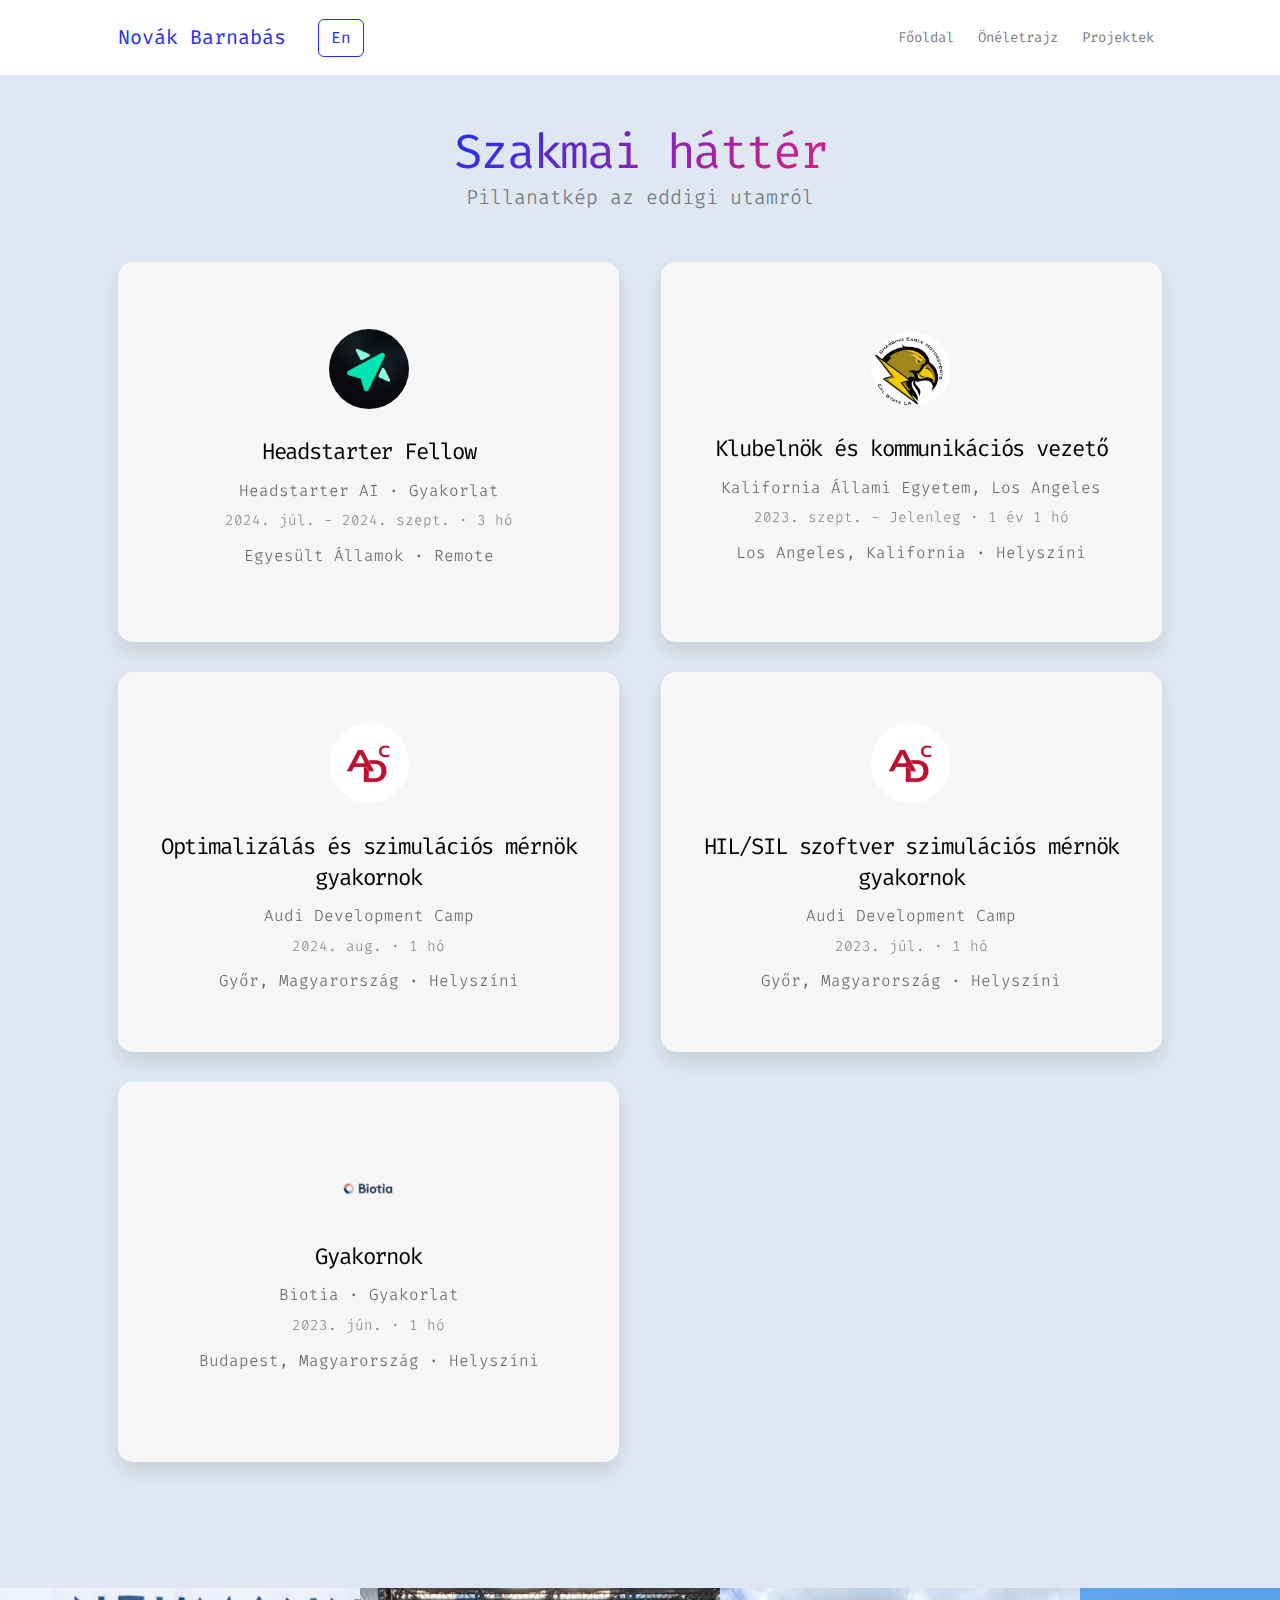
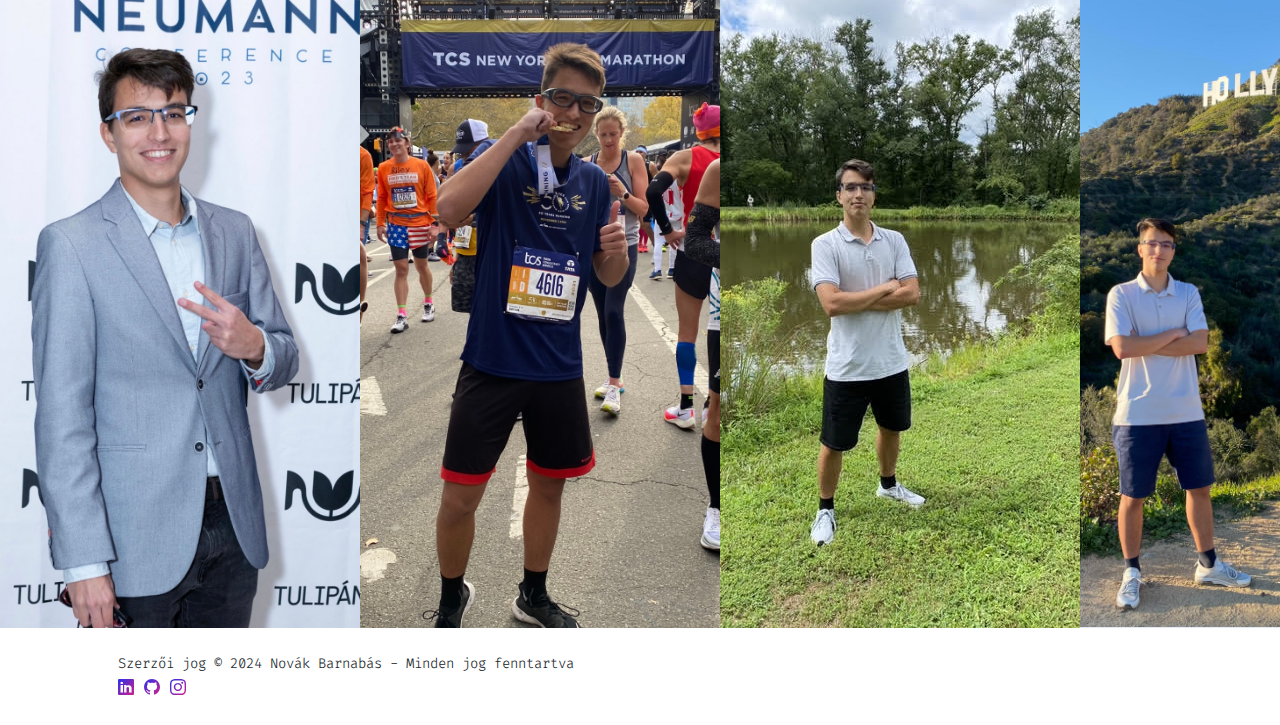
<file: oneletrajz.html>
<!DOCTYPE html>
<html lang="hu">
<head>
    <meta charset="utf-8" />
    <meta name="viewport" content="width=device-width, initial-scale=1, shrink-to-fit=no" />
    <meta name="description" content="Novák Barnabás számítástechnikai szakos hallgató Los Angelesben, ingatlanos mellékszakkal, és a legfiatalabb magyar, aki teljesítette a New York-i maratont. Ő a HYPE hálózat társalapítója és Headstarter Fellow is." />
    <meta name="author" content="Novák Barnabás számítástechnikai szakos hallgató Los Angelesben, ingatlanos mellékszakkal, és a legfiatalabb magyar, aki teljesítette a New York-i maratont. Ő a HYPE hálózat társalapítója és Headstarter Fellow is." />
    <title>Novák Barnabás</title>
    <!-- Favicon-->
    <link rel="icon" type="assets/BNlogo.jpg" href="assets/BNlogo.jpg" />
    <!-- Egyedi Google betűtípus-->
    <link rel="preconnect" href="https://fonts.googleapis.com" />
    <link rel="preconnect" href="https://fonts.gstatic.com" crossorigin />
    <link rel="stylesheet" href="https://fonts.googleapis.com/css2?family=Fira+Code:wght@400;500;700&display=swap">
    <!-- Bootstrap ikonok-->
    <link href="https://cdn.jsdelivr.net/npm/bootstrap-icons@1.8.1/font/bootstrap-icons.css" rel="stylesheet" />
    <!-- Alap téma CSS (tartalmazza a Bootstrap-et)-->
    <link href="css/styles.css" rel="stylesheet" />
    <script async src="https://www.googletagmanager.com/gtag/js?id=G-R13VS95H34"></script>
    <script>
        window.dataLayer = window.dataLayer || [];
        function gtag(){dataLayer.push(arguments);}
        gtag('js', new Date());
        gtag('config', 'G-R13VS95H34');
    </script>
    <style>
    </style>
</head>
<body class="d-flex flex-column h-100" style="background-color: #dfe7f2; font-family: 'Fira Code', monospace;">

    
    <!-- CSS -->
<style>
    .experience-section {
        padding: 60px 0;
        background-color: #dfe7f2;
    }

    .experience-flashcards {
        display: flex;
        flex-wrap: wrap;
        justify-content: space-between;
    }

    .flashcard {
        background-color: #dfe7f2;
        width: 48%;
        perspective: 1000px;
        margin-bottom: 30px;
    }

    .flashcard-inner {
        position: relative;
        width: 100%;
        height: 380px;
        text-align: center;
        transition: transform 0.8s;
        transform-style: preserve-3d;
    }

    .flashcard:hover .flashcard-inner {
        transform: rotateY(180deg);
    }

    .flashcard-front, .flashcard-back {
        position: absolute;
        width: 100%;
        height: 100%;
        backface-visibility: hidden;
        display: flex;
        flex-direction: column;
        justify-content: center;
        align-items: center;
        padding: 20px;
        box-shadow: 0 10px 20px rgba(0, 0, 0, 0.1);
        border-radius: 15px;
    }

    .flashcard-front {
        background-color: #f7f7f7;
    }

    .flashcard-back {
        background-color: #e0e0e0;
        color: #333;
        transform: rotateY(180deg);
    }

    .flashcard-logo img {
        max-width: 80px;
        margin-bottom: 20px;
        border-radius: 50%;
    }

    h2 {
        font-size: 1.4rem;
        margin-bottom: 10px;
    }

    p {
        margin-bottom: 5px;
        color: #666;
    }

    .experience-date {
        font-size: 0.9rem;
        color: #888;
        margin-bottom: 10px;
    }

    .flashcard-description {
        font-size: 0.85rem; 
        color: #555;
        margin-bottom: 20px;
    }

    .button {
    display: inline-block;
    background-color: #dfe7f2;
    color: white;
    border-radius: 20px;
    text-decoration: none;
    font-size: 0.9rem;
    transition: background-color 0.3s ease, color 0.3s ease;
}

.button:hover {
    background-color: #dfe7f2;
    color: black; 
}

    @media (max-width: 768px) {
        .experience-flashcards {
            flex-direction: column;
            align-items: center;
        }

        .flashcard {
            width: 90%;
            margin-bottom: 30px;
        }
    }
</style>

    <main class="flex-shrink-0">
        <!-- Navigáció-->
        <nav class="navbar navbar-expand-lg navbar-light bg-white py-3">
            <div class="container px-5">
                <a class="navbar-brand" href="index.html"><span class="fw-bolder text-primary">Novák Barnabás</span></a>
                <a class="btn btn-outline-primary ms-3" href="resume.html">En</a>
                <button class="navbar-toggler" type="button" data-bs-toggle="collapse" data-bs-target="#navbarSupportedContent" aria-controls="navbarSupportedContent" aria-expanded="false" aria-label="Toggle navigation"><span class="navbar-toggler-icon"></span></button>
                <div class="collapse navbar-collapse" id="navbarSupportedContent">
                    <ul class="navbar-nav ms-auto mb-2 mb-lg-0 small fw-bolder">
                        <li class="nav-item"><a class="nav-link" href="kezdolap.html">Főoldal</a></li>
                        <li class="nav-item"><a class="nav-link" href="oneletrajz.html">Önéletrajz</a></li>
                        <li class="nav-item"><a class="nav-link" href="projektek.html">Projektek</a></li>
                    </ul>
                </div>
            </div>
        </nav>

        <!-- Flashcard Tapasztalatok Idővonala -->
        <section class="experience-section py-5">
            <div class="container px-5 mb-5">
                <div class="text-center mb-5">
                    <h1 class="display-5 fw-bolder mb-0"><span class="text-gradient d-inline">Szakmai háttér</span></h1>
                    <p class="lead text-muted">Pillanatkép az eddigi utamról</p>
                </div>

                <!-- Flashcard Kártyák -->
                <div class="experience-flashcards">

                    <!-- Headstarter Fellow -->
                    <div class="flashcard">
                        <div class="flashcard-inner">
                            <div class="flashcard-front">
                                <div class="flashcard-logo">
                                    <img src="assets/headstart.jpg" class="img-fluid" alt="Headstarter Logo" />
                                </div>
                                <h2 class="fw-bolder">Headstarter Fellow</h2>
                                <p>Headstarter AI · Gyakorlat</p>
                                <p class="experience-date">2024. júl. - 2024. szept. · 3 hó</p>
                                <p>Egyesült Államok · Remote</p>
                            </div>
                            <div class="flashcard-back">
                                <h2 class="fw-bolder">Headstarter Fellow</h2>
                                <p class="flashcard-description">5 mesterséges intelligencia által vezérelt alkalmazást fejlesztettem React JS, Next.js, Firebase, és Vercel használatával. Egy olyan csapatot vezettem, amely ügyféltámogató ügynököt készített az OpenAI és Pinecone segítségével.</p>
                                <a href="https://headstarter.co" class="button">Tudj meg többet</a>
                            </div>
                        </div>
                    </div>

                    <!-- Club President - Cal State LA -->
                    <div class="flashcard">
                        <div class="flashcard-inner">
                            <div class="flashcard-front">
                                <div class="flashcard-logo">
                                    <img src="assets/chargingeagles.png" class="img-fluid" alt="Cal State LA Logo" />
                                </div>
                                <h2 class="fw-bolder">Klubelnök és kommunikációs vezető</h2>
                                <p>Kalifornia Állami Egyetem, Los Angeles</p>
                                <p class="experience-date">2023. szept. - Jelenleg · 1 év 1 hó</p>
                                <p>Los Angeles, Kalifornia · Helyszíni</p>
                            </div>
                            <div class="flashcard-back">
                                <h2 class="fw-bolder">Klubelnök</h2>
                                <p class="flashcard-description">Események szervezése, toborzás, közösségi média és csapatmenedzsment a Charging Eagles csapatban, amely elektromos autók akkumulátorait tervezi és építi a Cal State LA-n.</p>
                                <a href="https://www.calstatela.edu/ecst/chargingeagles" class="button">Tudj meg többet</a>
                            </div>
                        </div>
                    </div>

                    <!-- Audi Development Camp 2024 -->
                    <div class="flashcard">
                        <div class="flashcard-inner">
                            <div class="flashcard-front">
                                <div class="flashcard-logo">
                                    <img src="assets/ADC.jpg" class="img-fluid" alt="Audi Development Camp Logo" />
                                </div>
                                <h2 class="fw-bolder">Optimalizálás és szimulációs mérnök gyakornok</h2>
                                <p>Audi Development Camp</p>
                                <p class="experience-date">2024. aug. · 1 hó</p>
                                <p>Győr, Magyarország · Helyszíni</p>
                            </div>
                            <div class="flashcard-back">
                                <h2 class="fw-bolder">Optimalizálás és Szimulációs Mérnök Gyakornok</h2>
                                <p class="flashcard-description">A 2024-es Audi Development Camp Legjobb ESG Koncepció Díját nyertem el. A program során a meghajtás optimalizálásán dolgoztam az Audi SQ6 e-tron számára, kiegyensúlyozva a sebességet, gyorsulást és energiahatékonyságot.</p>
                                <a href="https://admissions.sze.hu/audi-development-camp-future-engineers" class="button">Tudj meg többet</a>
                            </div>
                        </div>
                    </div>

                    <!-- Audi Development Camp 2023 -->
                    <div class="flashcard">
                        <div class="flashcard-inner">
                            <div class="flashcard-front">
                                <div class="flashcard-logo">
                                    <img src="assets/ADC.jpg" class="img-fluid" alt="Audi Development Camp Logo" />
                                </div>
                                <h2 class="fw-bolder">HIL/SIL szoftver szimulációs mérnök gyakornok</h2>
                                <p>Audi Development Camp</p>
                                <p class="experience-date">2023. júl. · 1 hó</p>
                                <p>Győr, Magyarország · Helyszíni</p>
                            </div>
                            <div class="flashcard-back">
                                <h2 class="fw-bolder">HIL/SIL Szoftver Szimulációs Mérnök Gyakornok</h2>
                                <p class="flashcard-description">Szoftveres és hardveres szimulációs feladatokon dolgoztam az Audi E-tron számára, optimalizálva a járműszimulációt.</p>
                                <a href="https://admissions.sze.hu/audi-development-camp" class="button">Tudj meg többet</a>
                            </div>
                        </div>
                    </div>

                    <!-- Biotia Gyakornokság -->
                    <div class="flashcard">
                        <div class="flashcard-inner">
                            <div class="flashcard-front">
                                <div class="flashcard-logo">
                                    <img src="assets/biotia.png" class="img-fluid" alt="Biotia Logo" />
                                </div>
                                <h2 class="fw-bolder">Gyakornok</h2>
                                <p>Biotia · Gyakorlat</p>
                                <p class="experience-date">2023. jún. · 1 hó</p>
                                <p>Budapest, Magyarország · Helyszíni</p>
                            </div>
                            <div class="flashcard-back">
                                <h2 class="fw-bolder">Gyakornok</h2>
                                <p class="flashcard-description">Webfejlesztők és scrum vezetők munkáját figyeltem meg, elsajátítva a csapatmunka és kommunikáció alapvető készségeit a négyhetes gyakorlat alatt.</p>
                                <a href="https://www.biotia.io" class="button">Tudj meg többet</a>
                            </div>
                        </div>
                    </div>

                </div>
            </div>
        </section>


    				<!-- Gallery -->

                     <style>
                    .gallery.style2.medium.lightbox.onscroll-fade-in article {
                        white-space: normal;
                    }
                    .gallery.style2.medium.lightbox.onscroll-fade-in .caption {
                        color: white;
                    }
                    .gallery.style2.medium.lightbox.onscroll-fade-in .caption p {
                        margin-top: 5px;
                        font-size: 1em;
                        line-height: 1.4em;
                        word-wrap: break-word; 
                        white-space: normal

                    }
                </style>

<div class="gallery style2 medium lightbox onscroll-fade-in" style="display: flex; overflow-x: auto; white-space: nowrap;">
    <article>
        <a href="https://www.neumannseries.com" class="image">
            <img src="assets/Neumann.jpg" alt="Novák Barnabás részt vett és létrehozta a Neumann Konferencia 2023 weboldalait" />
        </a>
        <div class="caption">
            <h3>Neumann konferencia New York 2023</h3>
            
            <ul class="actions fixed">
                <li><span class="button small">Részletek</span></li>
            </ul>
        </div>
    </article>
    <article>
        <a href="https://results.nyrr.org/event/M2021/result/4616" class="image">
            <img src="assets/nycmarathon.jpg" alt="Novák Barnabás NYC Maraton, a legfiatalabb magyar, aki teljesítette a New York Maratont" />
        </a>
        <div class="caption">
            <h3>2021 NYC Maraton teljesítmény</h3>

            <ul class="actions fixed">
                <li><span class="button small">Részletek</span></li>
            </ul>
        </div>
    </article>
    <article>
        <a href="https://www.neumannseries.com" class="image">
            <img src="assets/princeton.jpg" alt="Novák Barnabás a Neumann Konferencián Princetonban" />
        </a>
        <div class="caption">
            <h3>Látogatási előkészületek Princetonban</h3>
       
            <ul class="actions fixed">
                <li><span class="button small">Részletek</span></li>
            </ul>
        </div>
    </article>
    <article>
        <a href="https://www.calstatela.edu" class="image">
            <img src="assets/los angeles.jpg" alt="Novák Barnabás Los Angelesben, BNOVAK LA-ben." />
        </a>
        <div class="caption">
            <h3>Költözés Los Angelesbe</h3>
            <ul class="actions fixed">
                <li><span class="button small">Részletek</span></li>
            </ul>
        </div>
    </article>
    <article>
        <a href=https://hungariansummit.com/hungarian-summit-2023/" class="image">
            <img src="assets/Budapest.jpg" alt="Novák Barnabás Budapesten, Magyarországon" />
        </a>
        <div class="caption">
            <h3>Budapest felfedezése</h3>
          
            <ul class="actions fixed">
                <li><span class="button small">Részletek</span></li>
            </ul>
        </div>
    </article>
    <article>
        <a href="https://www.bigbearmountainresort.com/ski-and-snowboard/lift-tickets" class="image">
            <img src="assets/skying.jpg" alt="Novák Barnabás síel a hegyekben, Novák Barnabás" />
        </a>
        <div class="caption">
            <h3>Síelési kaland</h3>
           
            <ul class="actions fixed">
                <li><span class="button small">Részletek</span></li>
            </ul>
        </div>
    </article>
    <article>
        <a href="https://www.frontiersofsciences.com" class="image">
            <img src="assets/rockyphilly.jpg" alt="Novák Barnabás Philadelphiában, Novák Barnabás Rocky" />
        </a>
        <div class="caption">
            <h3>Philadelphia fénypontjai</h3>
            
            <ul class="actions fixed">
                <li><span class="button small">Részletek</span></li>
            </ul>
        </div>
    </article>
    <article>
        <a href="https://mobile.puma.com/us/en/puma/nyc" class="image">
            <img src="assets/f1.jpg" alt="Novák Barnabás F1 Szimulátor, Novák Barnabás Max Verstappen" />
        </a>
        <div class="caption">
            <h3>F1 Szimulátor élmény</h3>
            
            <ul class="actions fixed">
                <li><span class="button small">Részletek</span></li>
            </ul>
        </div>
    </article>
    <article>
        <a href="https://www.fiteq.org/world-ranking/player/13461/overview" class="image">
            <img src="assets/teqball.jpg" alt="Novák Barnabás Teqball, Novák Barnabás teqballozik" />
        </a>
        <div class="caption">
            <h3>Teqball szenvedély</h3>
          
            <ul class="actions fixed">
                <li><span class="button small">Részletek</span></li>
            </ul>
        </div>
    </article>
</div>


<script>
    document.addEventListener('DOMContentLoaded', function() {
        const gallery = document.querySelector('.gallery.style2.medium.lightbox.onscroll-fade-in');
        const scrollSpeed = 10; 
        const scrollThreshold = 50; 
    
        let animationFrameId;
        let isScrolling = false;
        let scrollDirection = 0;
    
        function smoothScroll() {
            if (isScrolling) {
                gallery.scrollLeft += scrollDirection * scrollSpeed;
                animationFrameId = requestAnimationFrame(smoothScroll);
            }
        }
    
        document.addEventListener('mousemove', function(e) {
            const windowWidth = window.innerWidth;
            const mouseX = e.clientX;
    
            if (mouseX < scrollThreshold) {
                scrollDirection = -1; 
                if (!isScrolling) {
                    isScrolling = true;
                    smoothScroll();
                }
            } else if (mouseX > windowWidth - scrollThreshold) {
                scrollDirection = 1; 
                if (!isScrolling) {
                    isScrolling = true;
                    smoothScroll();
                }
            } else {
                isScrolling = false;
                cancelAnimationFrame(animationFrameId);
            }
        });
    
        document.addEventListener('mouseleave', function() {
            isScrolling = false;
            cancelAnimationFrame(animationFrameId);
        });
    });
    </script>
                        
</div>

</section>


   <!-- Lábléc -->
   <footer class="bg-white py-4 mt-auto">
        <div class="container px-5">
            <div class="row align-items-center justify-content-between flex-column flex-sm-row">
                <div class="row align-items-center justify-content-between flex-column flex-sm-row">
                    <div class="col-auto"><div class="small m-0">Szerzői jog &copy; 2024 Novák Barnabás - Minden jog fenntartva</div></div>
                </div>
            </div>
            <a class="text-gradient" href="https://www.linkedin.com/in/barnabas-novak/"alt="Novák Barnabás, Barnabas Novak"><i class="bi bi-linkedin"></i></a>
            <a class="text-gradient" href="https://github.com/BarnabasNovak1" alt="Novák Barnabás, Barnabas Novak"><i class="bi bi-github"></i></a>
            <a class="text-gradient" href="https://www.instagram.com/b.novak11/" alt="Novák Barnabás, Barnabas Novak"><i class="bi bi-instagram"></i></a>
        </div>
    </footer>

    <!-- Bootstrap core JS-->
    <script src="https://cdn.jsdelivr.net/npm/bootstrap@5.2.3/dist/js/bootstrap.bundle.min.js"></script>
    <!-- Core theme JS-->
    <script src="js/scripts.js"></script>
</body>
</html>
</file>
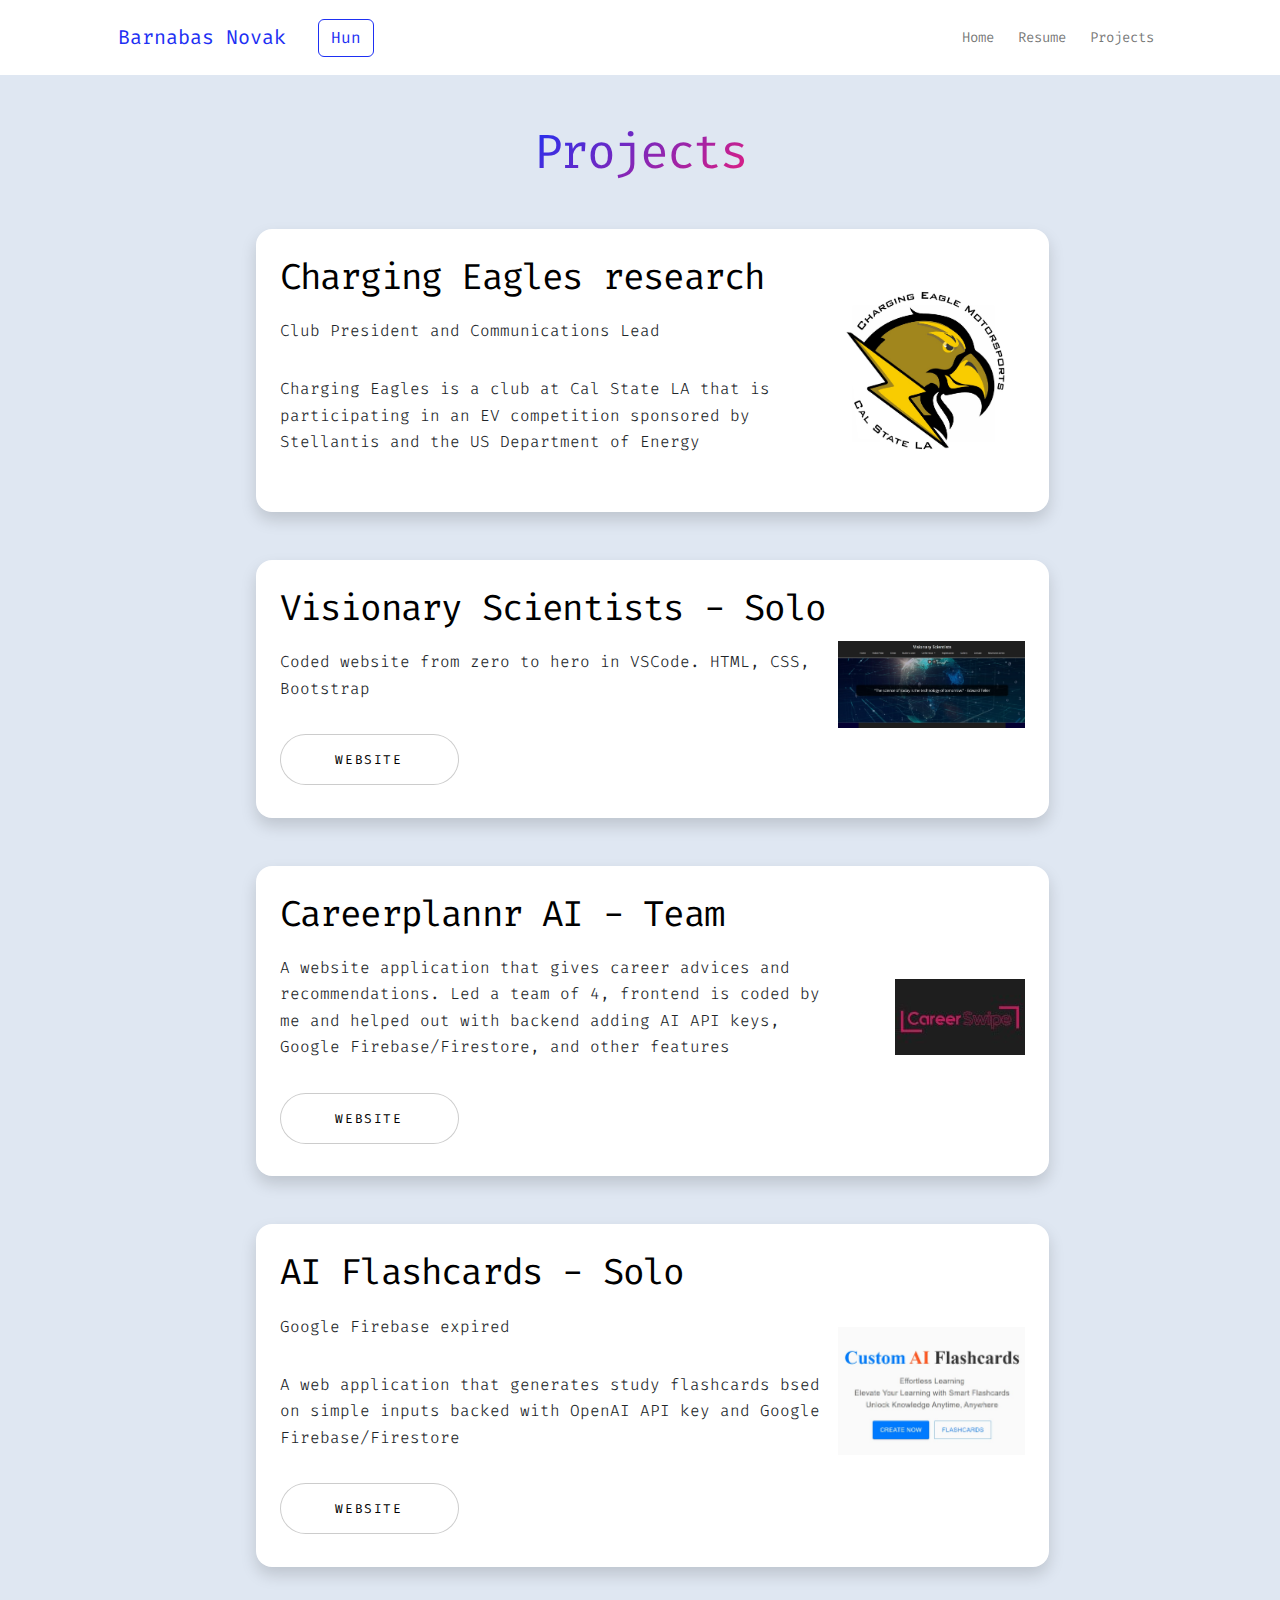
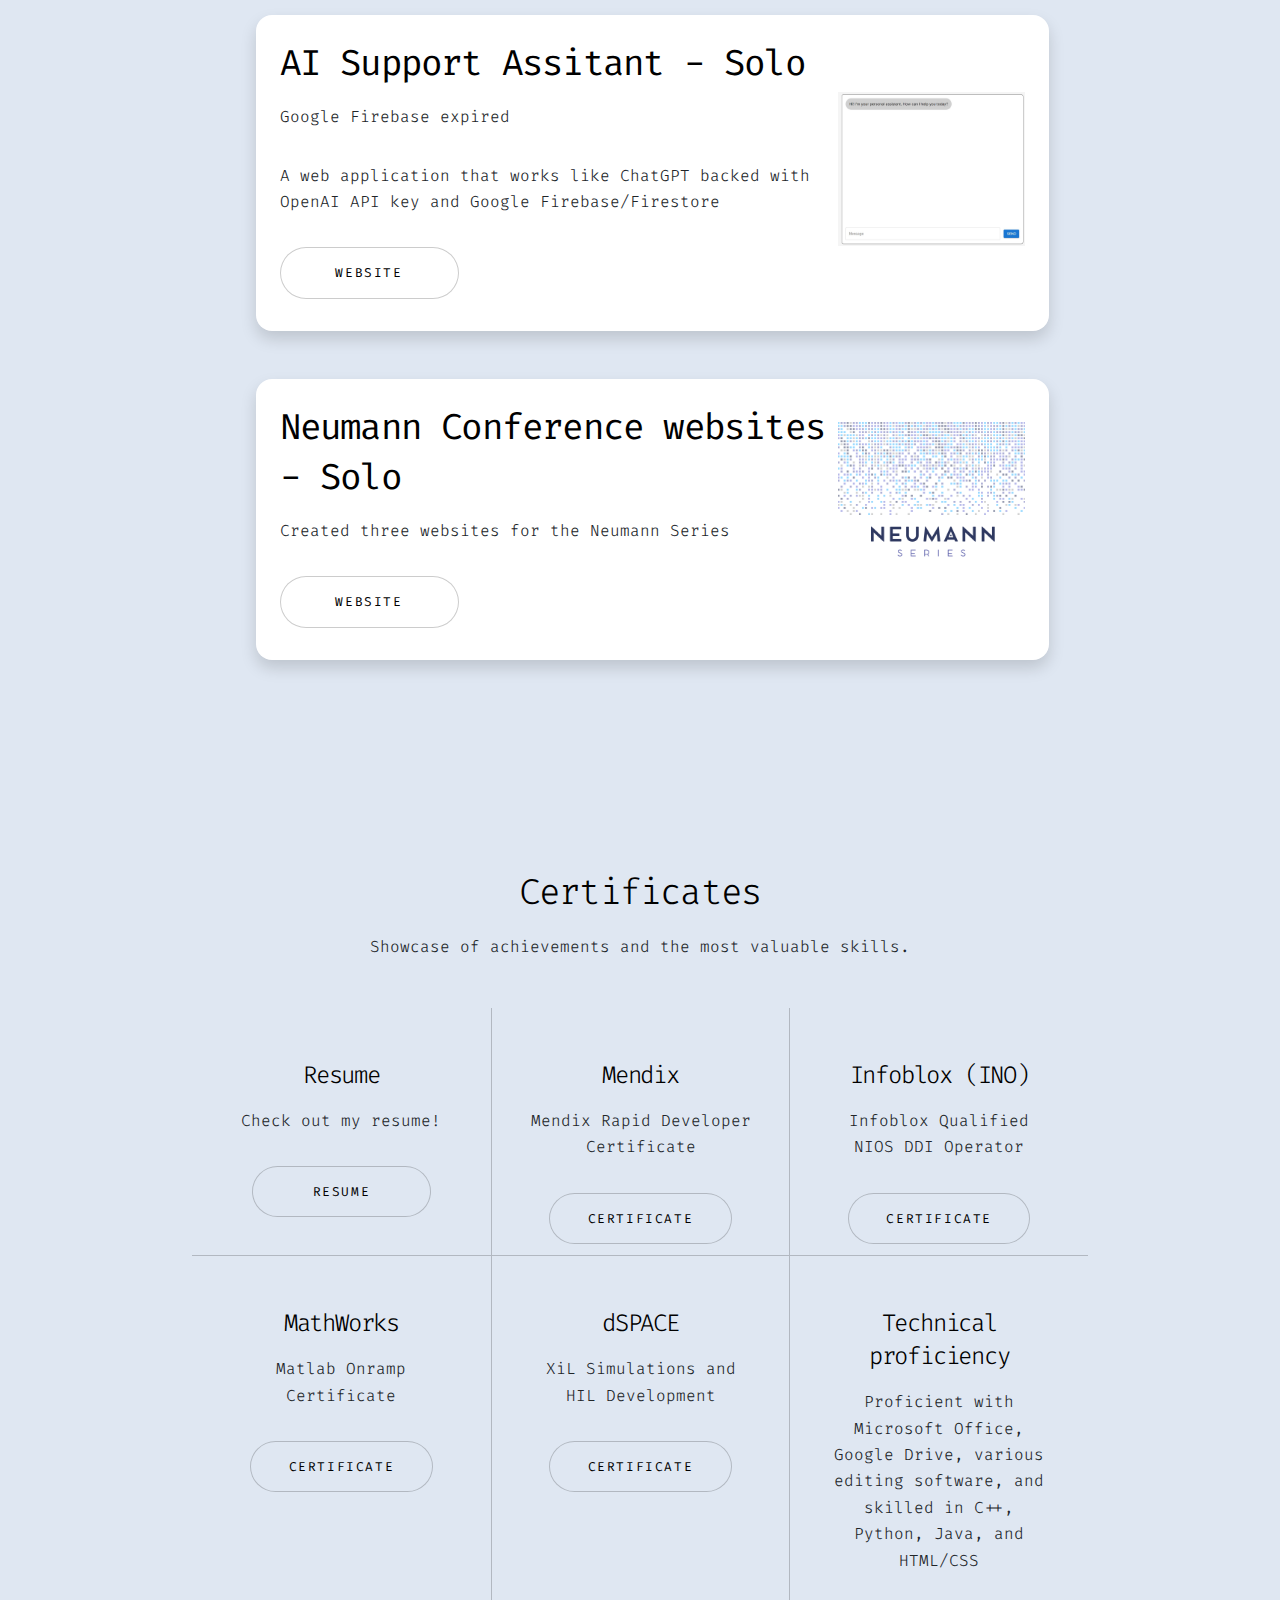
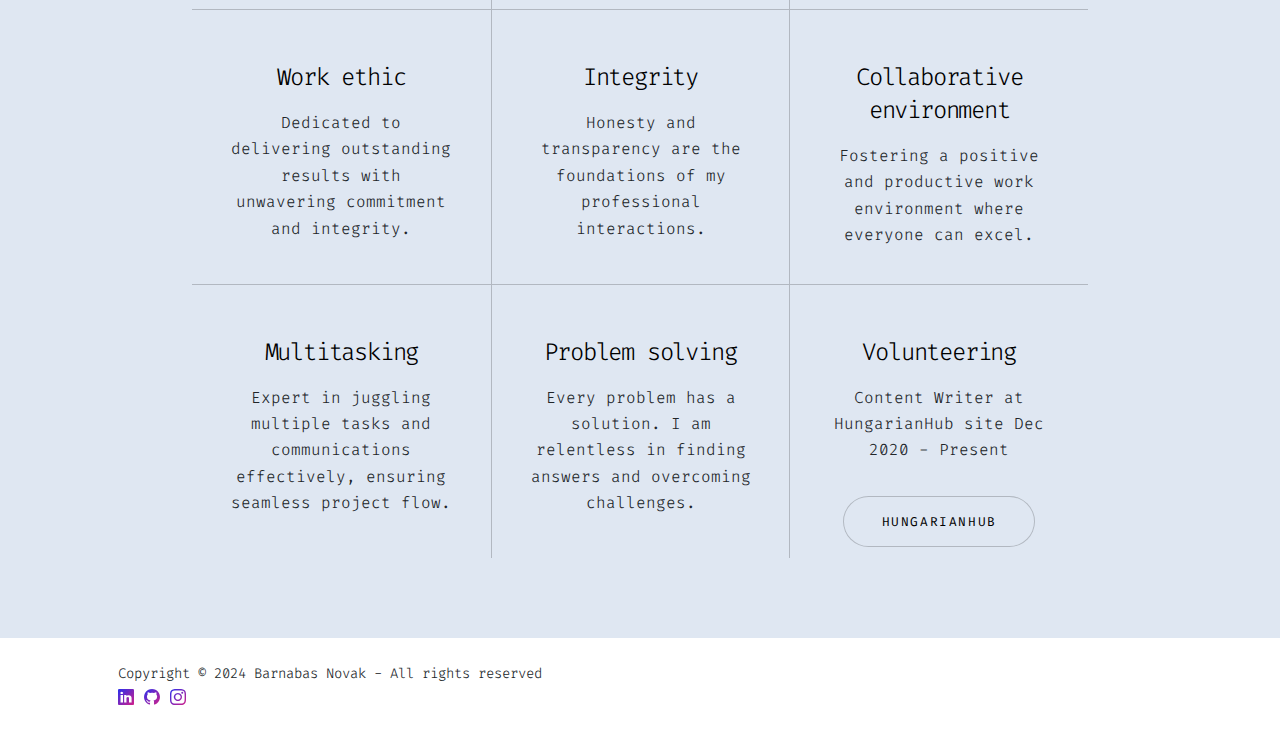
<file: projects.html>
<!DOCTYPE html>
<html lang="en">
<head>
    <meta charset="utf-8" />
    <meta name="viewport" content="width=device-width, initial-scale=1, shrink-to-fit=no" />
    <meta name="description" content="Barnabas Novak is a computer science major in Los Angeles, minoring in real estate, 
    and the youngest Hungarian to complete the New York Marathon. He is also the co-founder of HYPE network and a Headstarter Fellow." />
    <meta name="author" content="Barnabas Novak is a computer science major in Los Angeles, minoring in real estate, 
    and the youngest Hungarian to complete the New York Marathon. He is also the co-founder of HYPE network and a Headstarter Fellow." />
    <title>Barnabas Novak</title>
    <!-- Favicon-->
    <link rel="icon" type="assets/BNlogo.jpg" href="assets/BNlogo.jpg" />
    <!-- Custom Google font-->
    <link rel="preconnect" href="https://fonts.googleapis.com" />
    <link rel="preconnect" href="https://fonts.gstatic.com" crossorigin />
    <link rel="stylesheet" href="https://fonts.googleapis.com/css2?family=Fira+Code:wght@400;500;700&display=swap">
    <!-- Bootstrap icons-->
    <link href="https://cdn.jsdelivr.net/npm/bootstrap-icons@1.8.1/font/bootstrap-icons.css" rel="stylesheet" />
    <!-- Core theme CSS (includes Bootstrap)-->
    <link href="css/styles.css" rel="stylesheet" />
    <script async src="https://www.googletagmanager.com/gtag/js?id=G-R13VS95H34"></script>
    <script>
        window.dataLayer = window.dataLayer || [];
        function gtag(){dataLayer.push(arguments);}
        gtag('js', new Date());
        gtag('config', 'G-R13VS95H34');
    </script>
    <style>
    </style>
</head>
<body class="d-flex flex-column h-100" style="background-color: #dfe7f2; font-family: 'Fira Code', monospace;">

    <main class="flex-shrink-0">
        <!-- Navigation-->
        <nav class="navbar navbar-expand-lg navbar-light bg-white py-3">
            <div class="container px-5">
                <a class="navbar-brand" href="index.html"><span class="fw-bolder text-primary">Barnabas Novak</span></a>
                <a class="btn btn-outline-primary ms-3" href="projektek.html">Hun</a>
                <button class="navbar-toggler" type="button" data-bs-toggle="collapse" data-bs-target="#navbarSupportedContent" aria-controls="navbarSupportedContent" aria-expanded="false" aria-label="Toggle navigation"><span class="navbar-toggler-icon"></span></button>
                <div class="collapse navbar-collapse" id="navbarSupportedContent">
                    <ul class="navbar-nav ms-auto mb-2 mb-lg-0 small fw-bolder">
                        <li class="nav-item"><a class="nav-link" href="index.html">Home</a></li>
                        <li class="nav-item"><a class="nav-link" href="resume.html">Resume</a></li>
                        <li class="nav-item"><a class="nav-link" href="projects.html">Projects</a></li>
                    </ul>
                </div>
            </div>
        </nav>

        <!-- Projects Section-->
        <section class="py-5" style="background-color: #dfe7f2;">
            <div class="container px-5 mb-5">
                <div class="text-center mb-5">
                    <h1 class="display-5 fw-bolder mb-0"><span class="text-gradient d-inline">Projects</span></h1>
                </div>
                <div class="row gx-5 justify-content-center">
                    <div class="col-lg-11 col-xl-9 col-xxl-8">

                        <!-- Certificate Card 5-->
                        <div class="card overflow-hidden shadow rounded-4 border-0 mb-5">
                            <div class="card-body p-4 d-flex align-items-center">
                                <div class="w-75">
                                    <h2 class="fw-bolder">Charging Eagles research</h2>
                                    <p>Club President and Communications Lead </p>
                                    <p>Charging Eagles is a club at Cal State LA that is participating in an EV competition sponsored by Stellantis and the US Department of Energy</p>
                                </div>
                                <div class="w-25 text-end">
                                    <a href="https://www.google.com/url?sa=t&rct=j&q=&esrc=s&source=web&cd=&cad=rja&uact=8&ved=2ahUKEwiB9dWim8GHAxVSle4BHZ3UItYQFnoECBcQAQ&url=https%3A%2F%2Fwww.calstatela.edu%2Fecst%2Fchargingeagles&usg=AOvVaw3h2_gSmbBe16OU7KOy_wuS&opi=89978449" class="d-block">
                                        <img class="img-fluid" src="assets/chargingeagles.png" alt="Barnabas Novak participating with the Charging Eagles at a competition" />
                                    </a>
                                </div>
                            </div>
                        </div>


                        <!-- Certificate Card 1-->
                        <div class="card overflow-hidden shadow rounded-4 border-0 mb-5">
                            <div class="card-body p-4 d-flex align-items-center">
                                <div class="w-75">
                                    <h2 class="fw-bolder">Visionary Scientists - Solo</h2>
                                    <p>Coded website from zero to hero in VSCode. HTML, CSS, Bootstrap</p>
                                    <a href="https://visionaryscientists.com" alt="visionaryscientists Website designed and created by Barnabas Novak" class="button large wide smooth-scroll-middle">Website</a>
                                </div>
                                <div class="w-25 text-end">
                                    <a href="https://visionaryscientists.com" class="d-block">
                                        <img class="img-fluid" src="assets/visionary.jpg" alt="NeumannConference Series Website designed and created by Barnabas Novak" />
                                    </a>
                                </div>
                            </div>
                        </div>

                         <!-- Certificate Card 1-->
                         <div class="card overflow-hidden shadow rounded-4 border-0 mb-5">
                            <div class="card-body p-4 d-flex align-items-center">
                                <div class="w-75">
                                    <h2 class="fw-bolder">Careerplannr AI - Team</h2>
                                    <p>A website application that gives career advices and recommendations. Led a team of 4, frontend is coded by me and helped out with backend adding AI API keys, Google Firebase/Firestore, and other features</p>
                                    <a href="https://careerplannr-ai.vercel.app" alt="visionaryscientists Website designed and created by Barnabas Novak" class="button large wide smooth-scroll-middle">Website</a>
                                </div>
                                <div class="w-25 text-end">
                                    <a href="https://careerplannr-ai.vercel.app" class="d-block">
                                        <img class="img-fluid" src="assets/careerplanner.jpg" alt="NeumannConference Series Website designed and created by Barnabas Novak" />
                                    </a>
                                </div>
                            </div>
                        </div>

                         <!-- Certificate Card 2-->
                         <div class="card overflow-hidden shadow rounded-4 border-0 mb-5">
                            <div class="card-body p-4 d-flex align-items-center">
                                <div class="w-75">
                                    <h2 class="fw-bolder">AI Flashcards - Solo</h2>
                                    <p>Google Firebase expired</p>
                                    <p>A web application that generates study flashcards bsed on simple inputs backed with OpenAI API key and Google Firebase/Firestore</p>
                                    <a href="https://careerplannr-ai.vercel.app" alt="visionaryscientists Website designed and created by Barnabas Novak" class="button large wide smooth-scroll-middle">Website</a>
                                </div>
                                <div class="w-25 text-end">
                                    <a href="https://careerplannr-ai.vercel.app" class="d-block">
                                        <img class="img-fluid" src="assets/flashcard.jpg" alt="NeumannConference Series Website designed and created by Barnabas Novak" />
                                    </a>
                                </div>
                            </div>
                        </div>

                        <!-- Certificate Card 3-->
                        <div class="card overflow-hidden shadow rounded-4 border-0 mb-5">
                            <div class="card-body p-4 d-flex align-items-center">
                                <div class="w-75">
                                    <h2 class="fw-bolder">AI Support Assitant - Solo</h2>
                                    <p>Google Firebase expired</p>
                                    <p>A web application that works like ChatGPT backed with OpenAI API key and Google Firebase/Firestore</p>
                                    <a href="https://aisupport-eight.vercel.app" alt="visionaryscientists Website designed and created by Barnabas Novak" class="button large wide smooth-scroll-middle">Website</a>
                                </div>
                                <div class="w-25 text-end">
                                    <a href="https://github.com/BarnabasNovak1/aisupport" class="d-block">
                                        <img class="img-fluid" src="assets/aiassistant.jpg" alt="NeumannConference Series Website designed and created by Barnabas Novak" />
                                    </a>
                                </div>
                            </div>
                        </div>



                        <!-- Certificate Card 4-->
                        <div class="card overflow-hidden shadow rounded-4 border-0 mb-5">
                            <div class="card-body p-4 d-flex align-items-center">
                                <div class="w-75">
                                    <h2 class="fw-bolder">Neumann Conference websites - Solo</h2>
                                    <p>Created three websites for the Neumann Series</p>
                                    <a href="https://www.neumannseries.com" alt="NeumannConference Series Website designed and created by Barnabas Novak" class="button large wide smooth-scroll-middle">Website</a>
                                </div>
                                <div class="w-25 text-end">
                                    <a href="www.neumannseries.com" class="d-block">
                                        <img class="img-fluid" src="assets/neumannseries.png" alt="NeumannConference Series Website designed and created by Barnabas Novak" />
                                    </a>
                                </div>
                            </div>
                        </div>

                    
                    </div>
                </div>
            </div>
        </section>


		 <!-- Certificates-->
		 
         <section class="wrapper style1 align-center">
            <div class="inner">
                <h2>Certificates</h2>
                <p>Showcase of achievements and the most valuable skills.</p>
                <div class="items style1 medium onscroll-fade-in">
                    <section>
                        <span class="icon style2 major fa-gem"></span>
                        <h3>Resume</h3>
                        <p>Check out my resume!</p>
                        <a href="docs/Resume.pdf" alt="Novák Barnabás, Barnabas Novak" class="button large wide smooth-scroll-middle">Resume</a>
                    </section>
                    <section>
                        <span class="icon style2 major fa-paper-plane"></span>
                        <h3>Mendix</h3>
                        <p>Mendix Rapid Developer Certificate</p>
                        <a href="docs/MendixRapidDeveloper-76318.pdf" alt="Novák Barnabás, Barnabas Novak" class="button large wide smooth-scroll-middle">Certificate</a>
                    </section>
                                                    <section>
                        <span class="icon solid style2 major fa-bolt"></span>
                        <h3>Infoblox (INO)</h3>
                        <p>Infoblox Qualified NIOS DDI Operator</p>
                        <a href="https://launchpad.education.infoblox.com/student/award/4HQLdoyxTRwFNfbqyFAbHSQR" alt="Novák Barnabás, Barnabas Novak,barnabasnovak,BARNABAS NOVAK, Mendix Mendix Certificate" class="button large wide smooth-scroll-middle">Certificate</a>
                    </section>
                                                    <section>
                        <span class="icon solid style2 major fa-envelope"></span>
                        <h3>MathWorks</h3>
                        <p>Matlab Onramp Certificate</p>
                        <a href="https://matlabacademy.mathworks.com/progress/share/certificate.html?id=a5e96075-cab2-401a-b271-9c08f40e3b97&" alt="Novák Barnabás Barnabas Novakbarnabasnovak,BARNABAS NOVAK" class="button large wide smooth-scroll-middle">Certificate</a>
                    </section>
                    <section>
                        <span class="icon solid style2 major fa-wifi"></span>
                        <h3>dSPACE</h3>
                        <p>XiL Simulations and HIL Development</p>
                        <a href="docs/dspace.png" alt="Novák Barnabás, Barnabas Novak,barnabasnovak,BARNABAS NOVAK" class="button large wide smooth-scroll-middle">Certificate</a>
                    </section>
                    <section>
                        <span class="icon solid style2 major fa-desktop"></span>
                        <h3>Technical proficiency</h3>
                        <p>Proficient with Microsoft Office, Google Drive, various editing software, and skilled in C++, Python, Java, and HTML/CSS</p>
                    </section>
                                                    <section>
                        <span class="icon solid style2 major fa-cog"></span>
                        <h3>Work ethic</h3>
                        <p>Dedicated to delivering outstanding results with unwavering commitment and integrity.</p>
                    </section>
                    <section>
                        <span class="icon solid style2 major fa-sync-alt"></span>
                        <h3>Integrity</h3>
                        <p>Honesty and transparency are the foundations of my professional interactions.</p>
                    </section>
                    <section>
                        <span class="icon solid style2 major fa-leaf"></span>
                        <h3>Collaborative environment</h3>
                        <p>Fostering a positive and productive work environment where everyone can excel.</p>
                    </section>
                    <section>
                        <span class="icon solid style2 major fa-hashtag"></span>
                        <h3>Multitasking</h3>
                        <p>Expert in juggling multiple tasks and communications effectively, ensuring seamless project flow.</p>
                    </section>
                    <section>
                        <span class="icon solid style2 major fa-save"></span>
                        <h3>Problem solving</h3>
                        <p>Every problem has a solution. I am relentless in finding answers and overcoming challenges.</p>
                    </section>
                    <section>
                        <span class="icon solid style2 major fa-chart-bar"></span>
                        <h3>Volunteering</h3>
                        <p>Content Writer at HungarianHub site Dec 2020 - Present </p>
                        <a href="https://hungarianhub.com" alt="Novák Barnabás, Barnabas Novak,barnabasnovak,BARNABAS NOVAK, HungarianHub" class="button large wide smooth-scroll-middle">HungarianHub</a>
                        </section>
                </div>
            </div>
        </section>
                    </div>
                </div>  
            </div>
        </section>
        


        <!-- Footer-->
        <footer class="bg-white py-4 mt-auto">
            <div class="container px-5">
                <div class="row align-items-center justify-content-between flex-column flex-sm-row">
                    <div class="row align-items-center justify-content-between flex-column flex-sm-row">
						<div class="col-auto"><div class="small m-0">Copyright &copy; 2024 Barnabas Novak - All rights reserved</div></div>
					</div>
                </div>
                <a class="text-gradient" href="https://www.linkedin.com/in/barnabas-novak/"alt="Novák Barnabás, Barnabas Novak"><i class="bi bi-linkedin"></i></a>
                                    <a class="text-gradient" href="https://github.com/BarnabasNovak1" alt="Novák Barnabás, Barnabas Novak"><i class="bi bi-github"></i></a>
                                    <a class="text-gradient" href="https://www.instagram.com/b.novak11/" alt="Novák Barnabás, Barnabas Novak"><i class="bi bi-instagram"></i></a>
            </div>
            
        </footer>
        <!-- Bootstrap core JS-->
        <script src="https://cdn.jsdelivr.net/npm/bootstrap@5.2.3/dist/js/bootstrap.bundle.min.js"></script>
        <!-- Core theme JS-->
        <script src="js/scripts.js"></script>
    </body>
</html>
</file>
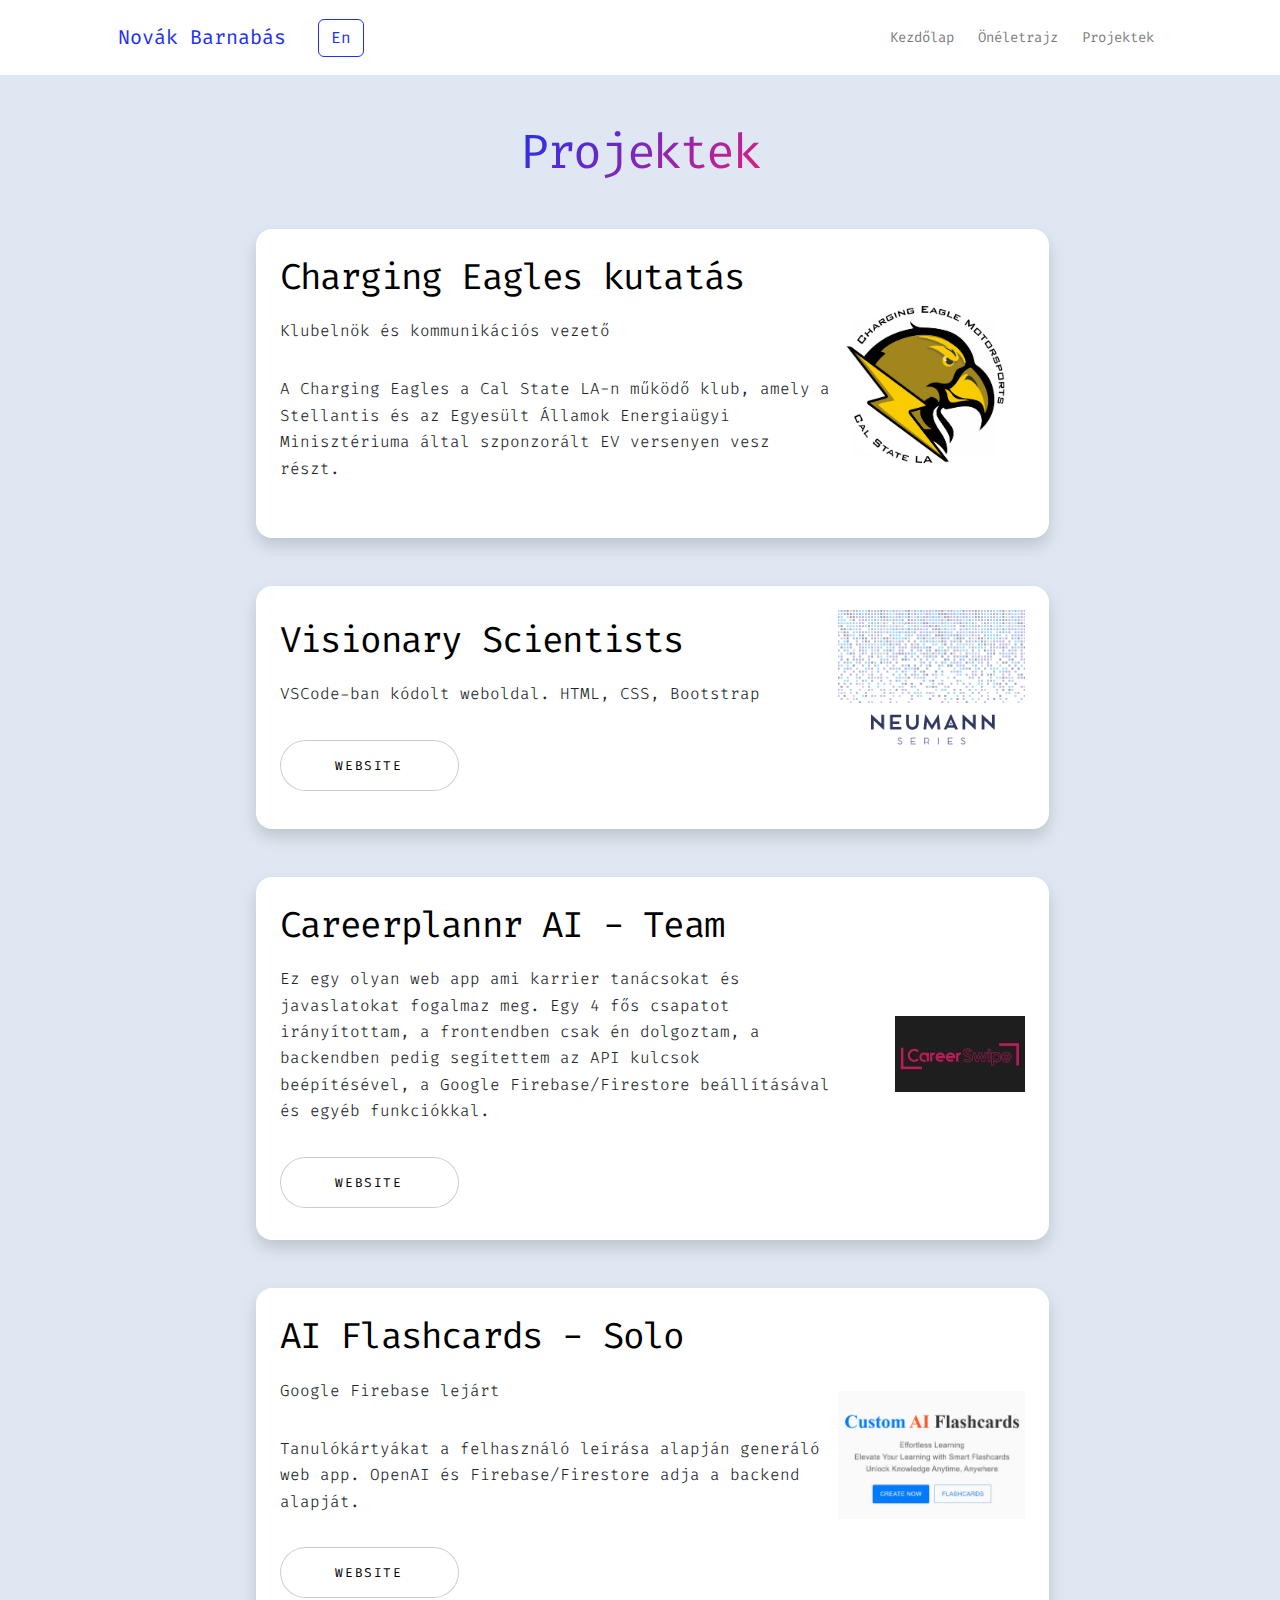
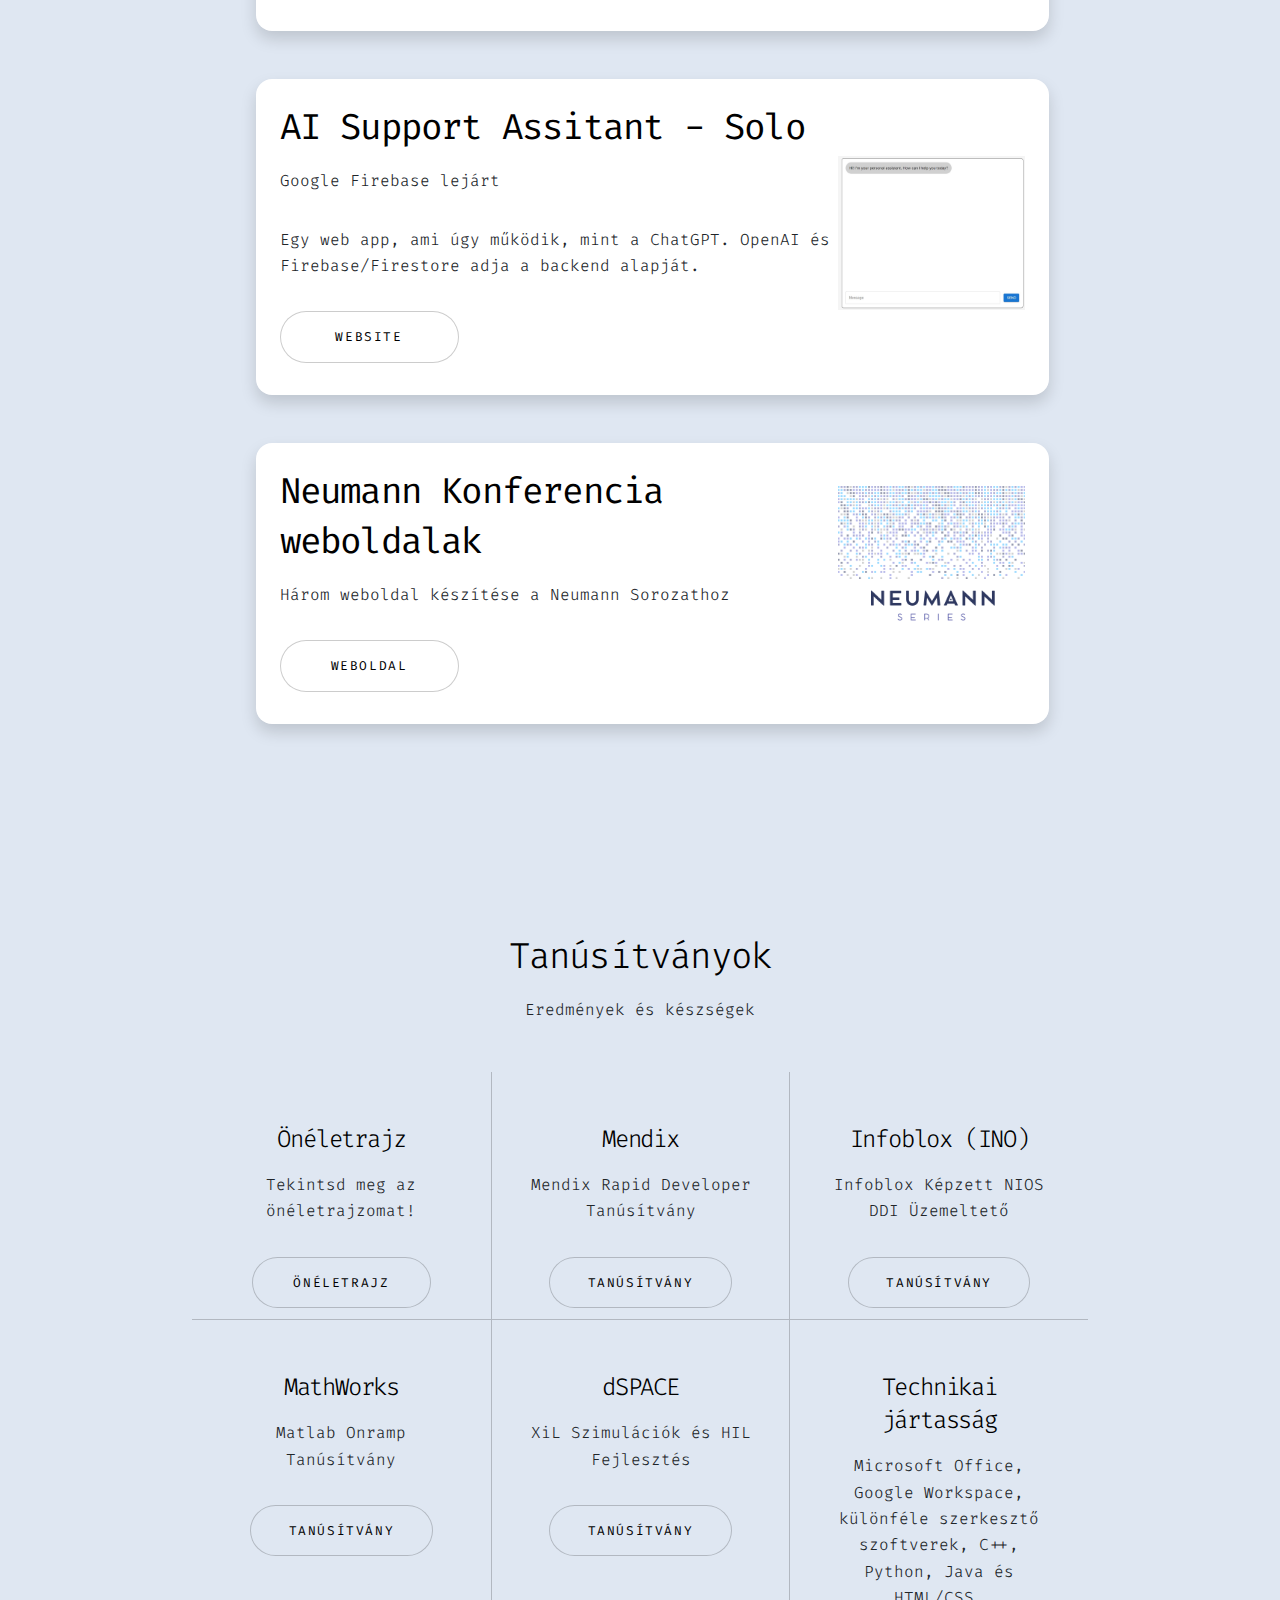
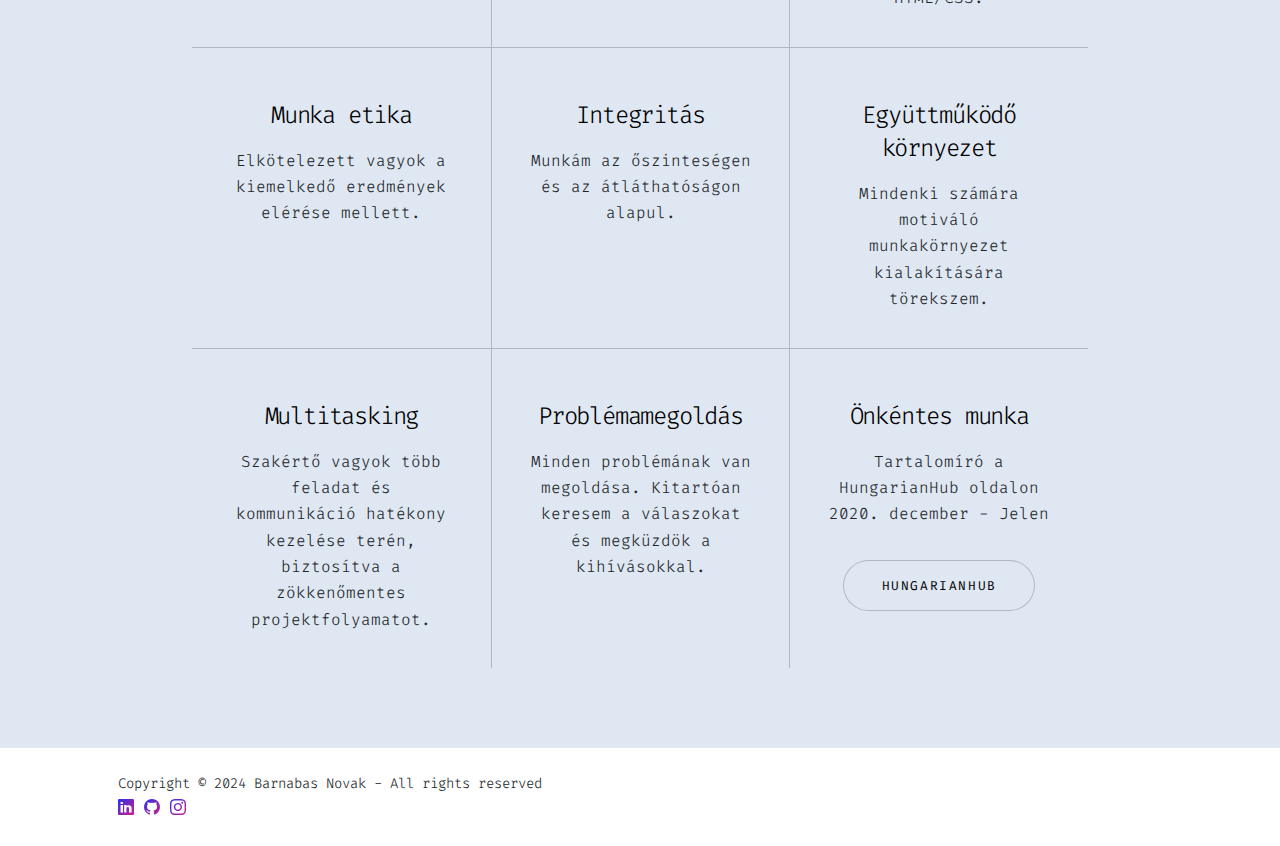
<file: projektek.html>
<!DOCTYPE html>
<html lang="hu">
<head>
    <meta charset="utf-8" />
    <meta name="viewport" content="width=device-width, initial-scale=1, shrink-to-fit=no" />
    <meta name="description" content="Novák Barnabás számítástechnikai szakos hallgató Los Angelesben, ingatlan szakon minorozik, és ő a legfiatalabb magyar, aki teljesítette a New York-i Maratont. Emellett a HYPE hálózat társalapítója és Headstarter Fellow." />
    <meta name="author" content="Novák Barnabás számítástechnikai szakos hallgató Los Angelesben, ingatlan szakon minorozik, és ő a legfiatalabb magyar, aki teljesítette a New York-i Maratont. Emellett a HYPE hálózat társalapítója és Headstarter Fellow." />
    <title>Novák Barnabás</title>
    <!-- Favicon-->
    <link rel="icon" type="assets/BNlogo.jpg" href="assets/BNlogo.jpg" />
    <!-- Custom Google font-->
    <link rel="preconnect" href="https://fonts.googleapis.com" />
    <link rel="preconnect" href="https://fonts.gstatic.com" crossorigin />
    <link rel="stylesheet" href="https://fonts.googleapis.com/css2?family=Fira+Code:wght@400;500;700&display=swap">
    <!-- Bootstrap icons-->
    <link href="https://cdn.jsdelivr.net/npm/bootstrap-icons@1.8.1/font/bootstrap-icons.css" rel="stylesheet" />
    <!-- Core theme CSS (includes Bootstrap)-->
    <link href="css/styles.css" rel="stylesheet" />
    <script async src="https://www.googletagmanager.com/gtag/js?id=G-R13VS95H34"></script>
    <script>
        window.dataLayer = window.dataLayer || [];
        function gtag(){dataLayer.push(arguments);}
        gtag('js', new Date());
        gtag('config', 'G-R13VS95H34');
    </script>
    <style>
    </style>
</head>
<body class="d-flex flex-column h-100" style="background-color: #dfe7f2; font-family: 'Fira Code', monospace;">

    <main class="flex-shrink-0">
        <!-- Navigation-->
        <nav class="navbar navbar-expand-lg navbar-light bg-white py-3">
            <div class="container px-5">
                <a class="navbar-brand" href="index.html"><span class="fw-bolder text-primary">Novák Barnabás</span></a>
                <a class="btn btn-outline-primary ms-3" href="projects.html">En</a>
                <button class="navbar-toggler" type="button" data-bs-toggle="collapse" data-bs-target="#navbarSupportedContent" aria-controls="navbarSupportedContent" aria-expanded="false" aria-label="Navigáció váltása"><span class="navbar-toggler-icon"></span></button>
                <div class="collapse navbar-collapse" id="navbarSupportedContent">
                    <ul class="navbar-nav ms-auto mb-2 mb-lg-0 small fw-bolder">
                        <li class="nav-item"><a class="nav-link" href="kezdolap.html">Kezdőlap</a></li>
                        <li class="nav-item"><a class="nav-link" href="oneletrajz.html">Önéletrajz</a></li>
                        <li class="nav-item"><a class="nav-link" href="projektek.html">Projektek</a></li>
                    </ul>
                </div>
            </div>
        </nav>

        <!-- Projects Section-->
        <section class="py-5">
            <div class="container px-5 mb-5">
                <div class="text-center mb-5">
                    <h1 class="display-5 fw-bolder mb-0"><span class="text-gradient d-inline">Projektek</span></h1>
                </div>
                <div class="row gx-5 justify-content-center">
                    <div class="col-lg-11 col-xl-9 col-xxl-8">

                        <!-- Certificate Card 2-->
                        <div class="card overflow-hidden shadow rounded-4 border-0 mb-5">
                            <div class="card-body p-4 d-flex align-items-center">
                                <div class="w-75">
                                    <h2 class="fw-bolder">Charging Eagles kutatás</h2>
                                    <p>Klubelnök és kommunikációs vezető</p>
                                    <p>A Charging Eagles a Cal State LA-n működő klub, amely a Stellantis és az Egyesült Államok Energiaügyi Minisztériuma által szponzorált EV versenyen vesz részt.</p>
                                </div>
                                <div class="w-25 text-end">
                                    <a href="https://www.google.com/url?sa=t&rct=j&q=&esrc=s&source=web&cd=&cad=rja&uact=8&ved=2ahUKEwiB9dWim8GHAxVSle4BHZ3UItYQFnoECBcQAQ&url=https%3A%2F%2Fwww.calstatela.edu%2Fecst%2Fchargingeagles&usg=AOvVaw3h2_gSmbBe16OU7KOy_wuS&opi=89978449" class="d-block">
                                        <img class="img-fluid" src="assets/chargingeagles.png" alt="Novák Barnabás a Charging Eagles csapattal egy versenyen" />
                                    </a>
                                </div>
                            </div>
                        </div>

                        
                        <!-- Certificate Card 1-->
                        <div class="card overflow-hidden shadow rounded-4 border-0 mb-5">
                            <div class="card-body p-4 d-flex align-items-center">
                                <div class="w-75">
                                    <h2 class="fw-bolder">Visionary Scientists</h2>
                                    <p>VSCode-ban kódolt weboldal. HTML, CSS, Bootstrap</p>
                                    <a href="https://visionaryscientists.com" alt="visionaryscientists Website designed and created by Barnabas Novak" class="button large wide smooth-scroll-middle">Website</a>
                                </div>
                                <div class="w-25 text-end">
                                    <a href="https://visionaryscientists.com" class="d-block">
                                        <img class="img-fluid" src="assets/neumannseries.png" alt="NeumannConference Series Website designed and created by Barnabas Novak" />
                                    </a>
                                </div>
                            </div>
                        </div>


                        <!-- Certificate Card 1-->
                        <div class="card overflow-hidden shadow rounded-4 border-0 mb-5">
                            <div class="card-body p-4 d-flex align-items-center">
                                <div class="w-75">
                                    <h2 class="fw-bolder">Careerplannr AI - Team</h2>
                                    <p>Ez egy olyan web app ami karrier tanácsokat és javaslatokat fogalmaz meg. Egy 4 fős csapatot irányítottam, a frontendben csak én dolgoztam, a backendben pedig segítettem az API kulcsok beépítésével, a Google Firebase/Firestore beállításával és egyéb funkciókkal.</p>
                                    <a href="https://careerplannr-ai.vercel.app" alt="visionaryscientists Website designed and created by Barnabas Novak" class="button large wide smooth-scroll-middle">Website</a>
                                </div>
                                <div class="w-25 text-end">
                                    <a href="https://careerplannr-ai.vercel.app" class="d-block">
                                        <img class="img-fluid" src="assets/careerplanner.jpg" alt="NeumannConference Series Website designed and created by Barnabas Novak" />
                                    </a>
                                </div>
                            </div>
                        </div>

                         <!-- Certificate Card 2-->
                         <div class="card overflow-hidden shadow rounded-4 border-0 mb-5">
                            <div class="card-body p-4 d-flex align-items-center">
                                <div class="w-75">
                                    <h2 class="fw-bolder">AI Flashcards - Solo</h2>
                                    <p>Google Firebase lejárt</p>
                                    <p>Tanulókártyákat a felhasználó leírása alapján generáló web app. OpenAI és Firebase/Firestore adja a backend alapját.</p>
                                    <a href="https://careerplannr-ai.vercel.app" alt="visionaryscientists Website designed and created by Barnabas Novak" class="button large wide smooth-scroll-middle">Website</a>
                                </div>
                                <div class="w-25 text-end">
                                    <a href="https://careerplannr-ai.vercel.app" class="d-block">
                                        <img class="img-fluid" src="assets/flashcard.jpg" alt="NeumannConference Series Website designed and created by Barnabas Novak" />
                                    </a>
                                </div>
                            </div>
                        </div>

                        <!-- Certificate Card 3-->
                        <div class="card overflow-hidden shadow rounded-4 border-0 mb-5">
                            <div class="card-body p-4 d-flex align-items-center">
                                <div class="w-75">
                                    <h2 class="fw-bolder">AI Support Assitant - Solo</h2>
                                    <p>Google Firebase lejárt</p>
                                    <p>Egy web app, ami úgy működik, mint a ChatGPT. OpenAI és Firebase/Firestore adja a backend alapját.</p>
                                    <a href="https://aisupport-eight.vercel.app" alt="visionaryscientists Website designed and created by Barnabas Novak" class="button large wide smooth-scroll-middle">Website</a>
                                </div>
                                <div class="w-25 text-end">
                                    <a href="https://github.com/BarnabasNovak1/aisupport" class="d-block">
                                        <img class="img-fluid" src="assets/aiassistant.jpg" alt="NeumannConference Series Website designed and created by Barnabas Novak" />
                                    </a>
                                </div>
                            </div>
                        </div>



                        <!-- Certificate Card 1-->
                        <div class="card overflow-hidden shadow rounded-4 border-0 mb-5">
                            <div class="card-body p-4 d-flex align-items-center">
                                <div class="w-75">
                                    <h2 class="fw-bolder">Neumann Konferencia weboldalak</h2>
                                    <p>Három weboldal készítése a Neumann Sorozathoz</p>
                                    <a href="https://www.neumannseries.com" alt="NeumannKonferencia Sorozat Weboldalak tervezése és készítése Novák Barnabás által" class="button large wide smooth-scroll-middle">Weboldal</a>
                                </div>
                                <div class="w-25 text-end">
                                    <a href="https://www.linkedin.com/in/barnabas-novak/details/certifications/1721150003702/single-media-viewer/?type=IMAGE&profileId=ACoAADUZEQUBHMLxa14eJ3i9Ij1lW0pQyg5xVu0" class="d-block">
                                        <img class="img-fluid" src="assets/neumannseries.png" alt="NeumannKonferencia Sorozat Weboldalak tervezése és készítése Novák Barnabás által" />
                                    </a>
                                </div>
                            </div>
                        </div>
                    </div>
                </div>
            </section>

        <!-- Certificates-->
        <section class="wrapper style1 align-center">
            <div class="inner">
                <h2>Tanúsítványok</h2>
                <p>Eredmények és készségek</p>
                <div class="items style1 medium onscroll-fade-in">
                    <section>
                        <span class="icon style2 major fa-gem"></span>
                        <h3>Önéletrajz</h3>
                        <p>Tekintsd meg az önéletrajzomat!</p>
                        <a href="docs/Resume.pdf" alt="Novák Barnabás, Barnabas Novak" class="button large wide smooth-scroll-middle">Önéletrajz</a>
                    </section>
                    <section>
                        <span class="icon style2 major fa-paper-plane"></span>
                        <h3>Mendix</h3>
                        <p>Mendix Rapid Developer Tanúsítvány</p>
                        <a href="docs/MendixRapidDeveloper-76318.pdf" alt="Novák Barnabás, Barnabas Novak" class="button large wide smooth-scroll-middle">Tanúsítvány</a>
                    </section>
                    <section>
                        <span class="icon solid style2 major fa-bolt"></span>
                        <h3>Infoblox (INO)</h3>
                        <p>Infoblox Képzett NIOS DDI Üzemeltető</p>
                        <a href="https://launchpad.education.infoblox.com/student/award/4HQLdoyxTRwFNfbqyFAbHSQR" alt="Novák Barnabás, Barnabas Novak, barnabasnovak, BARNABAS NOVAK, Mendix Tanúsítvány" class="button large wide smooth-scroll-middle">Tanúsítvány</a>
                    </section>
                    <section>
                        <span class="icon solid style2 major fa-envelope"></span>
                        <h3>MathWorks</h3>
                        <p>Matlab Onramp Tanúsítvány</p>
                        <a href="https://matlabacademy.mathworks.com/progress/share/certificate.html?id=a5e96075-cab2-401a-b271-9c08f40e3b97&" alt="Novák Barnabás, Barnabas Novak, barnabasnovak, BARNABAS NOVAK" class="button large wide smooth-scroll-middle">Tanúsítvány</a>
                    </section>
                    <section>
                        <span class="icon solid style2 major fa-wifi"></span>
                        <h3>dSPACE</h3>
                        <p>XiL Szimulációk és HIL Fejlesztés</p>
                        <a href="docs/dspace.png" alt="Novák Barnabás, Barnabas Novak, barnabasnovak, BARNABAS NOVAK" class="button large wide smooth-scroll-middle">Tanúsítvány</a>
                    </section>
                    <section>
                        <span class="icon solid style2 major fa-desktop"></span>
                        <h3>Technikai jártasság</h3>
                        <p>Microsoft Office, Google Workspace, különféle szerkesztő szoftverek, C++, Python, Java és HTML/CSS.</p>
                    </section>
                    <section>
                        <span class="icon solid style2 major fa-cog"></span>
                        <h3>Munka etika</h3>
                        <p>Elkötelezett vagyok a kiemelkedő eredmények elérése mellett.</p>
                    </section>
                    <section>
                        <span class="icon solid style2 major fa-sync-alt"></span>
                        <h3>Integritás</h3>
                        <p>Munkám az őszinteségen és az átláthatóságon alapul.</p>
                    </section>
                    <section>
                        <span class="icon solid style2 major fa-leaf"></span>
                        <h3>Együttműködő környezet</h3>
                        <p>Mindenki számára motiváló munkakörnyezet kialakítására törekszem.</p>
                    </section>
                    <section>
                        <span class="icon solid style2 major fa-hashtag"></span>
                        <h3>Multitasking</h3>
                        <p>Szakértő vagyok több feladat és kommunikáció hatékony kezelése terén, biztosítva a zökkenőmentes projektfolyamatot.</p>
                    </section>
                    <section>
                        <span class="icon solid style2 major fa-save"></span>
                        <h3>Problémamegoldás</h3>
                        <p>Minden problémának van megoldása. Kitartóan keresem a válaszokat és megküzdök a kihívásokkal.</p>
                    </section>
                    <section>
                        <span class="icon solid style2 major fa-chart-bar"></span>
                        <h3>Önkéntes munka</h3>
                        <p>Tartalomíró a HungarianHub oldalon 2020. december - Jelen</p>
                        <a href="https://hungarianhub.com" alt="Novák Barnabás, Barnabas Novak, barnabasnovak, BARNABAS NOVAK, HungarianHub" class="button large wide smooth-scroll-middle">HungarianHub</a>
                    </section>
                </div>
            </div>
        </section>
        

              <!-- Footer-->
              <footer class="bg-white py-4 mt-auto">
                <div class="container px-5">
                    <div class="row align-items-center justify-content-between flex-column flex-sm-row">
                        <div class="row align-items-center justify-content-between flex-column flex-sm-row">
                            <div class="col-auto"><div class="small m-0">Copyright &copy; 2024 Barnabas Novak - All rights reserved</div></div>
                        </div>
                    </div>
                    <a class="text-gradient" href="https://www.linkedin.com/in/barnabas-novak/"alt="Novák Barnabás, Barnabas Novak"><i class="bi bi-linkedin"></i></a>
                                        <a class="text-gradient" href="https://github.com/BarnabasNovak1" alt="Novák Barnabás, Barnabas Novak"><i class="bi bi-github"></i></a>
                                        <a class="text-gradient" href="https://www.instagram.com/b.novak11/" alt="Novák Barnabás, Barnabas Novak"><i class="bi bi-instagram"></i></a>
                </div>
                
            </footer>
            <!-- Bootstrap core JS-->
            <script src="https://cdn.jsdelivr.net/npm/bootstrap@5.2.3/dist/js/bootstrap.bundle.min.js"></script>
            <!-- Core theme JS-->
            <script src="js/scripts.js"></script>
        </body>
    </html>
</file>
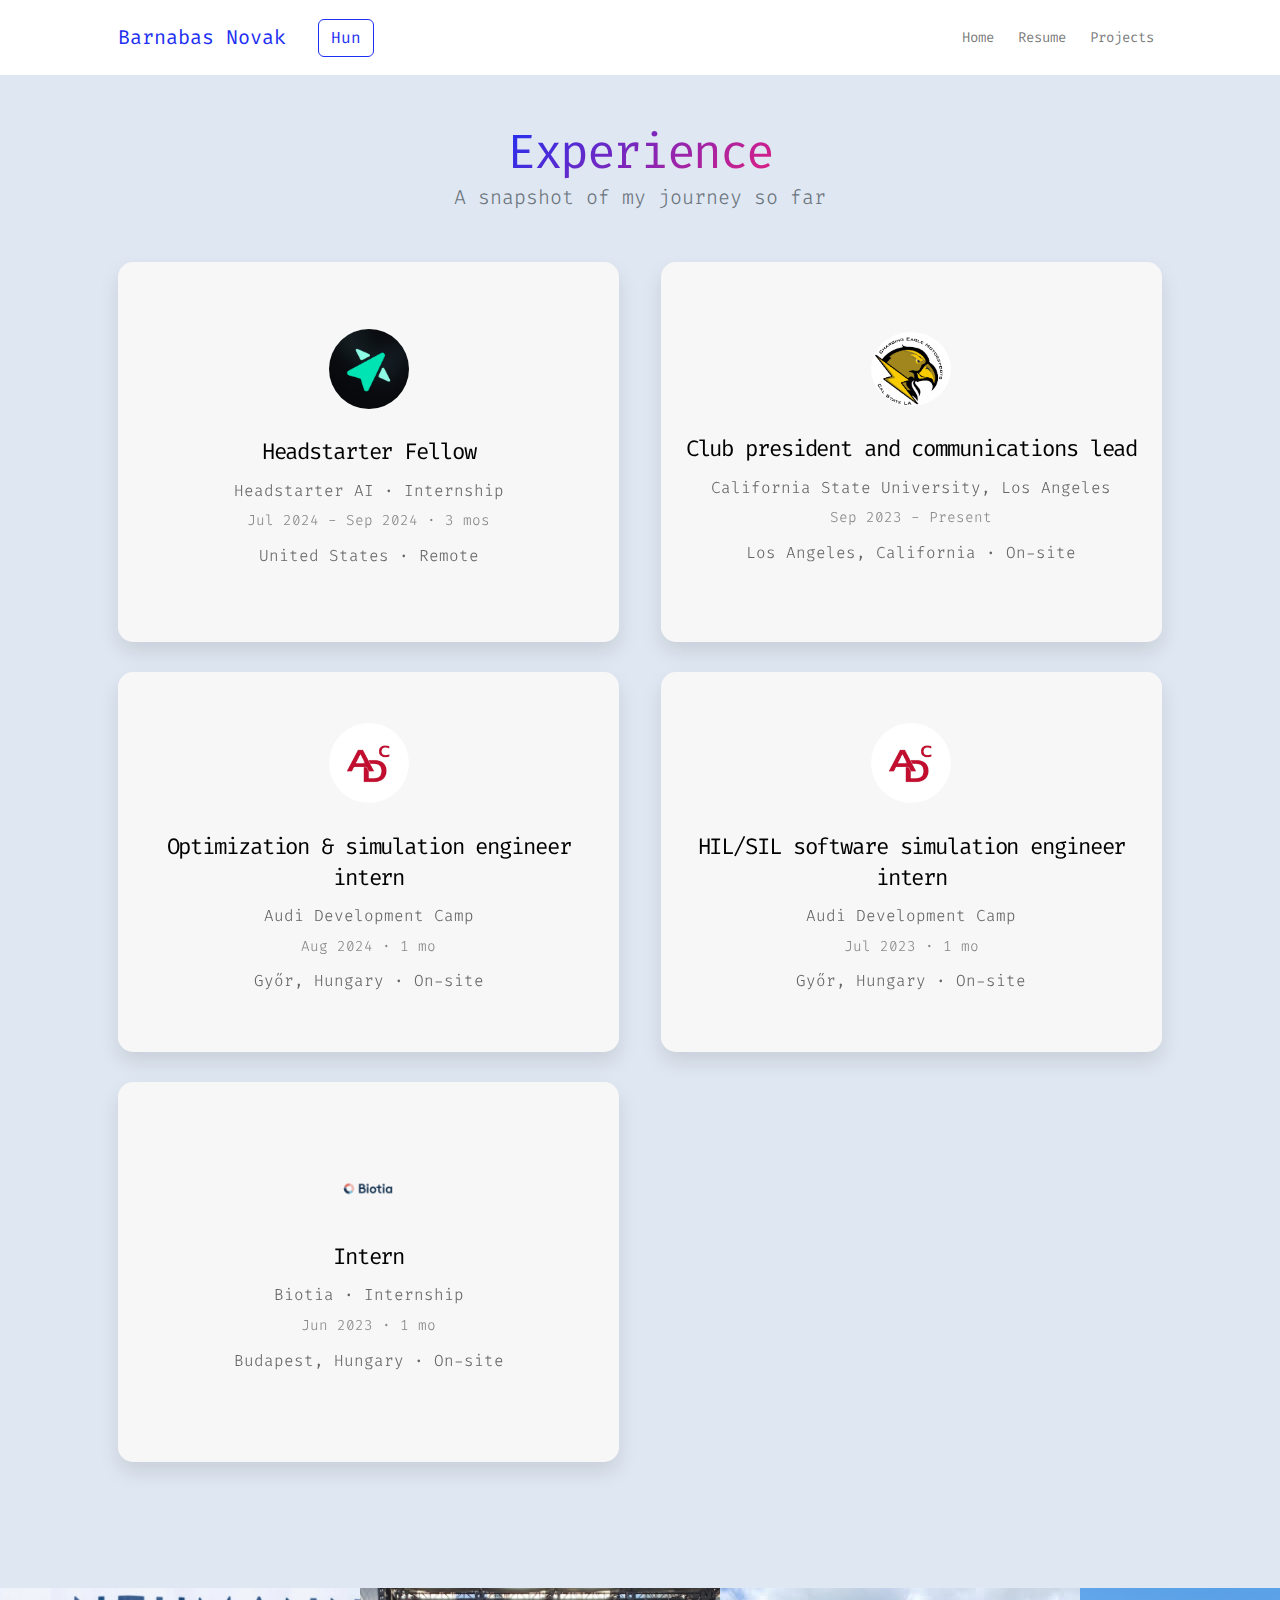
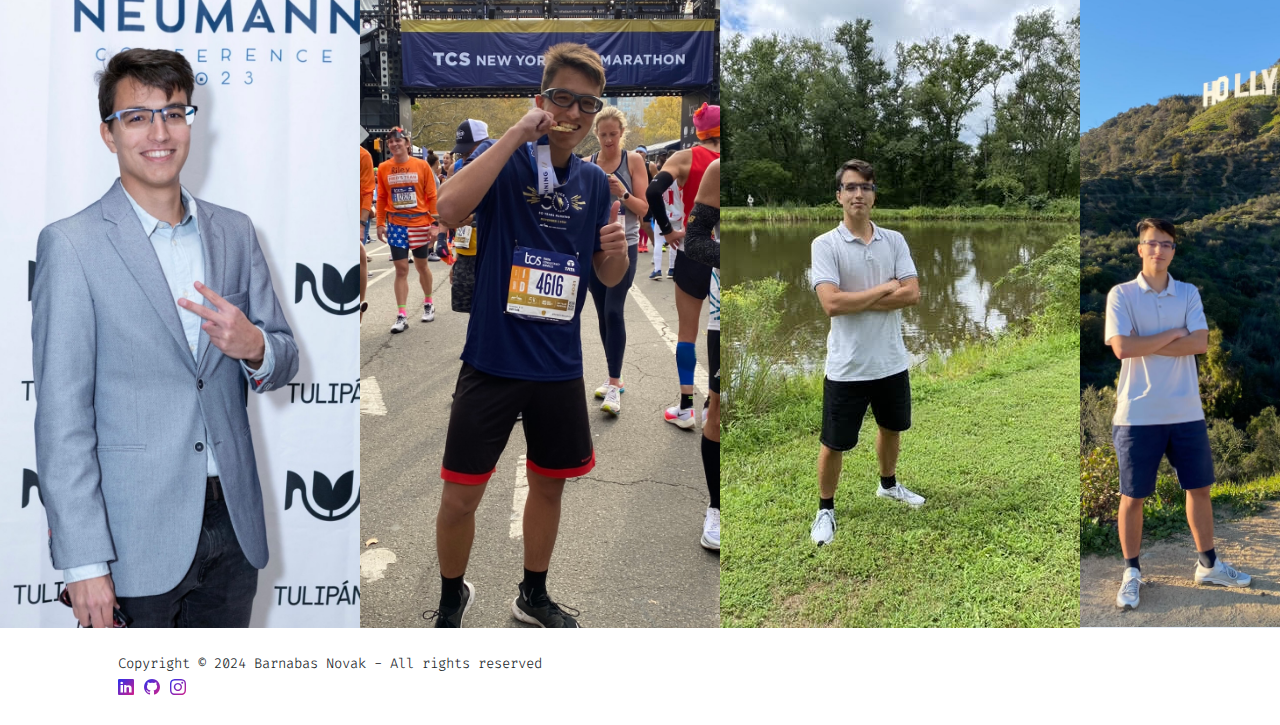
<file: resume.html>
<!DOCTYPE html>
<html lang="en">
<head>
    <meta charset="utf-8" />
    <meta name="viewport" content="width=device-width, initial-scale=1, shrink-to-fit=no" />
    <meta name="description" content="Barnabas Novak is a computer science major in Los Angeles, minoring in real estate, 
    and the youngest Hungarian to complete the New York Marathon. He is also the co-founder of HYPE network and a Headstarter Fellow." />
    <meta name="author" content="Barnabas Novak is a computer science major in Los Angeles, minoring in real estate, 
    and the youngest Hungarian to complete the New York Marathon. He is also the co-founder of HYPE network and a Headstarter Fellow." />
    <title>Barnabas Novak</title>
    <!-- Favicon-->
    <link rel="icon" type="assets/BNlogo.jpg" href="assets/BNlogo.jpg" />
    <!-- Custom Google font-->
    <link rel="preconnect" href="https://fonts.googleapis.com" />
    <link rel="preconnect" href="https://fonts.gstatic.com" crossorigin />
    <link rel="stylesheet" href="https://fonts.googleapis.com/css2?family=Fira+Code:wght@400;500;700&display=swap">
    <!-- Bootstrap icons-->
    <link href="https://cdn.jsdelivr.net/npm/bootstrap-icons@1.8.1/font/bootstrap-icons.css" rel="stylesheet" />
    <!-- Core theme CSS (includes Bootstrap)-->
    <link href="css/styles.css" rel="stylesheet" />
    <script async src="https://www.googletagmanager.com/gtag/js?id=G-R13VS95H34"></script>
    <script>
        window.dataLayer = window.dataLayer || [];
        function gtag(){dataLayer.push(arguments);}
        gtag('js', new Date());
        gtag('config', 'G-R13VS95H34');
    </script>
    <style>
    </style>
</head>
<body class="d-flex flex-column h-100" style="background-color: #dfe7f2; font-family: 'Fira Code', monospace;">

    <!-- CSS -->
<style>
    .experience-section {
        padding: 60px 0;
        background-color: #dfe7f2;
    }

    .experience-flashcards {
        display: flex;
        flex-wrap: wrap;
        justify-content: space-between;
    }

    .flashcard {
        background-color: #dfe7f2;
        width: 48%;
        perspective: 1000px;
        margin-bottom: 30px;
    }

    .flashcard-inner {
        position: relative;
        width: 100%;
        height: 380px;
        text-align: center;
        transition: transform 0.8s;
        transform-style: preserve-3d;
    }

    .flashcard:hover .flashcard-inner {
        transform: rotateY(180deg);
    }

    .flashcard-front, .flashcard-back {
        position: absolute;
        width: 100%;
        height: 100%;
        backface-visibility: hidden;
        display: flex;
        flex-direction: column;
        justify-content: center;
        align-items: center;
        padding: 20px;
        box-shadow: 0 10px 20px rgba(0, 0, 0, 0.1);
        border-radius: 15px;
    }

    .flashcard-front {
        background-color: #f7f7f7;
    }

    .flashcard-back {
        background-color: #e0e0e0;
        color: #333;
        transform: rotateY(180deg);
    }

    .flashcard-logo img {
        max-width: 80px;
        margin-bottom: 20px;
        border-radius: 50%;
    }

    h2 {
        font-size: 1.4rem;
        margin-bottom: 10px;
    }

    p {
        margin-bottom: 5px;
        color: #666;
    }

    .experience-date {
        font-size: 0.9rem;
        color: #888;
        margin-bottom: 10px;
    }

    .flashcard-description {
        font-size: 0.85rem; 
        color: #555;
        margin-bottom: 20px;
    }

    .button {
    display: inline-block;
    background-color: #dfe7f2;
    color: white;
    border-radius: 20px;
    text-decoration: none;
    font-size: 0.9rem;
    transition: background-color 0.3s ease, color 0.3s ease;
}

.button:hover {
    background-color: #dfe7f2;
    color: black; 
}

    @media (max-width: 768px) {
        .experience-flashcards {
            flex-direction: column;
            align-items: center;
        }

        .flashcard {
            width: 90%;
            margin-bottom: 30px;
        }
    }
</style>


        <main class="flex-shrink-0">
            <!-- Navigation-->
            <nav class="navbar navbar-expand-lg navbar-light bg-white py-3">
                <div class="container px-5">
                    <a class="navbar-brand" href="index.html"><span class="fw-bolder text-primary">Barnabas Novak</span></a>
                    <a class="btn btn-outline-primary ms-3" href="oneletrajz.html">Hun</a>
                    <button class="navbar-toggler" type="button" data-bs-toggle="collapse" data-bs-target="#navbarSupportedContent" aria-controls="navbarSupportedContent" aria-expanded="false" aria-label="Toggle navigation"><span class="navbar-toggler-icon"></span></button>
                    <div class="collapse navbar-collapse" id="navbarSupportedContent">
                        <ul class="navbar-nav ms-auto mb-2 mb-lg-0 small fw-bolder">
                            <li class="nav-item"><a class="nav-link" href="index.html">Home</a></li>
                            <li class="nav-item"><a class="nav-link" href="resume.html">Resume</a></li>
                            <li class="nav-item"><a class="nav-link" href="projects.html">Projects</a></li>
                        </ul>
                    </div>
                </div>
            </nav>

            
<!-- Flashcard Experience Timeline -->
<section class="experience-section py-5">
    <div class="container px-5 mb-5">
        <div class="text-center mb-5">
            <h1 class="display-5 fw-bolder mb-0"><span class="text-gradient d-inline">Experience</span></h1>
            <p class="lead text-muted">A snapshot of my journey so far</p>
        </div>

        <!-- Flashcard Wrapper -->
        <div class="experience-flashcards">

            <!-- Headstarter Fellow -->
            <div class="flashcard">
                <div class="flashcard-inner">
                    <div class="flashcard-front">
                        <div class="flashcard-logo">
                            <img src="assets/headstart.jpg" class="img-fluid" alt="Headstarter Logo" />
                        </div>
                        <h2 class="fw-bolder">Headstarter Fellow</h2>
                        <p>Headstarter AI · Internship</p>
                        <p class="experience-date">Jul 2024 - Sep 2024 · 3 mos</p>
                        <p>United States · Remote</p>
                    </div>
                    <div class="flashcard-back">
                        <h2 class="fw-bolder">Headstarter Fellow</h2>
                        <p class="flashcard-description">Developed and deployed 5 AI-powered applications in 5 weeks using React JS, Next.js, Firebase, and Vercel. Led a team to create a customer support agent using OpenAI and Pinecone.</p>
                        <a href="https://headstarter.co" class="button">Learn More</a>
                    </div>
                </div>
            </div>

            <!-- Club President - Cal State LA -->
            <div class="flashcard">
                <div class="flashcard-inner">
                    <div class="flashcard-front">
                        <div class="flashcard-logo">
                            <img src="assets/chargingeagles.png" class="img-fluid" alt="Cal State LA Logo" />
                        </div>
                        <h2 class="fw-bolder">Club president and communications lead</h2>
                        <p>California State University, Los Angeles</p>
                        <p class="experience-date">Sep 2023 - Present</p>
                        <p>Los Angeles, California · On-site</p>
                    </div>
                    <div class="flashcard-back">
                        <h2 class="fw-bolder">Club President</h2>
                        <p class="flashcard-description">Organized events, recruiting, social media, and team management for the Charging Eagles, a competition to design and build EV batteries at Cal State LA.</p>
                        <a href="https://www.calstatela.edu/ecst/chargingeagles" class="button">Learn More</a>
                    </div>
                </div>
            </div>

            <!-- Audi Development Camp 2024 -->
            <div class="flashcard">
                <div class="flashcard-inner">
                    <div class="flashcard-front">
                        <div class="flashcard-logo">
                            <img src="assets/ADC.jpg" class="img-fluid" alt="Audi Development Camp Logo" />
                        </div>
                        <h2 class="fw-bolder">Optimization & simulation engineer intern</h2>
                        <p>Audi Development Camp</p>
                        <p class="experience-date">Aug 2024 · 1 mo</p>
                        <p>Győr, Hungary · On-site</p>
                    </div>
                    <div class="flashcard-back">
                        <h2 class="fw-bolder">Optimization & Simulation Engineer Intern</h2>
                        <p class="flashcard-description">Won the 2024 Audi Development Camp Best ESG Concept. Prokect management for a team of 5 on drivetrain optimization for the Audi SQ6 e-tron, balancing speed, acceleration, and energy efficiency.</p>
                        <a href="https://admissions.sze.hu/audi-development-camp-future-engineers" class="button">Learn More</a>
                    </div>
                </div>
            </div>

            <!-- Audi Development Camp 2023 -->
            <div class="flashcard">
                <div class="flashcard-inner">
                    <div class="flashcard-front">
                        <div class="flashcard-logo">
                            <img src="assets/ADC.jpg" class="img-fluid" alt="Audi Development Camp Logo" />
                        </div>
                        <h2 class="fw-bolder">HIL/SIL software simulation engineer intern</h2>
                        <p>Audi Development Camp</p>
                        <p class="experience-date">Jul 2023 · 1 mo</p>
                        <p>Győr, Hungary · On-site</p>
                    </div>
                    <div class="flashcard-back">
                        <h2 class="fw-bolder">HIL/SIL software simulation engineer intern</h2>
                        <p class="flashcard-description">Worked on Software-in-the-Loop (SIL) and Hardware-in-the-Loop (HIL) simulation tasks for the Audi E-tron, optimizing vehicle simulation.</p>
                        <a href="https://admissions.sze.hu/audi-development-camp" class="button">Learn More</a>
                    </div>
                </div>
            </div>

            <!-- Biotia Internship -->
            <div class="flashcard">
                <div class="flashcard-inner">
                    <div class="flashcard-front">
                        <div class="flashcard-logo">
                            <img src="assets/biotia.png" class="img-fluid" alt="Biotia Logo" />
                        </div>
                        <h2 class="fw-bolder">Intern</h2>
                        <p>Biotia · Internship</p>
                        <p class="experience-date">Jun 2023 · 1 mo</p>
                        <p>Budapest, Hungary · On-site</p>
                    </div>
                    <div class="flashcard-back">
                        <h2 class="fw-bolder">Intern</h2>
                        <p class="flashcard-description">Shadowed web developers and scrum leaders, learning key teamwork and communication skills during the four-week internship.</p>
                        <a href="https://www.biotia.io" class="button">Learn More</a>
                    </div>
                </div>
            </div>

        </div>
    </div>
</section>


						
		
				<!-- Gallery -->
                <style>
                    .gallery.style2.medium.lightbox.onscroll-fade-in article {
                        white-space: normal;
                    }
                    .gallery.style2.medium.lightbox.onscroll-fade-in .caption {
                        color: white;
                    }
                    .gallery.style2.medium.lightbox.onscroll-fade-in .caption p {
                        margin-top: 5px;
                        font-size: 1em;
                        line-height: 1.4em;
                        word-wrap: break-word; 
                        white-space: normal
                    }
                </style>
                
                
<div class="gallery style2 medium lightbox onscroll-fade-in" style="display: flex; overflow-x: auto; white-space: nowrap;">
    <article>
        <a href="https://www.neumannseries.com" class="image">
            <img src="assets/Neumann.jpg" alt="Barnabas Novak participating and creating the websites for the Neumann Conference 2023" />
        </a>
        <div class="caption">
            <h3>Neumann Conference New York 2023</h3>
           
            <ul class="actions fixed">
                <li><span class="button small">Details</span></li>
            </ul>
        </div>
    </article>
    <article>
        <a href="https://results.nyrr.org/event/M2021/result/4616" class="image">
            <img src="assets/nycmarathon.jpg" alt="Barnabas Novak NYC Marathon, youngest Hungarian ever to complete the New York Marathon is Novák Barnabás" />
        </a>
        <div class="caption">
            <h3>2021 NYC Marathon Achievement</h3>
           
            <ul class="actions fixed">
                <li><span class="button small">Details</span></li>
            </ul>
        </div>
    </article>
    <article>
        <a href="https://www.neumannseries.com" class="image">
            <img src="assets/princeton.jpg" alt="Barnabas Novak at the Neumann Conference at Princeton" />
        </a>
        <div class="caption">
            <h3>Tour Preparations at Princeton</h3>
            
            <ul class="actions fixed">
                <li><span class="button small">Details</span></li>
            </ul>
        </div>
    </article>
    <article>
        <a href="https://www.calstatela.edu" class="image">
            <img src="assets/los angeles.jpg" alt="Barnabas Novak in Los Angeles, BNOVAK in LA." />
        </a>
        <div class="caption">
            <h3>Relocation to Los Angeles</h3>
            
            <ul class="actions fixed">
                <li><span class="button small">Details</span></li>
            </ul>
        </div>
    </article>
    <article>
        <a href="https://hungariansummit.com/hungarian-summit-2023/" class="image">
            <img src="assets/Budapest.jpg" alt="Novák Barnabás in Budapest, Magyarorszagon" />
        </a>
        <div class="caption">
            <h3>Exploring Budapest</h3>
            
            <ul class="actions fixed">
                <li><span class="button small">Details</span></li>
            </ul>
        </div>
    </article>
    <article>
        <a href="https://www.bigbearmountainresort.com/ski-and-snowboard/lift-tickets" class="image">
            <img src="assets/skying.jpg" alt="Barnabas Novak Skiing in the mountains, Novák Barnabás" />
        </a>
        <div class="caption">
            <h3>Skiing Adventure</h3>
           
            <ul class="actions fixed">
                <li><span class="button small">Details</span></li>
            </ul>
        </div>
    </article>
    <article>
        <a href="https://www.frontiersofsciences.com" class="image">
            <img src="assets/rockyphilly.jpg" alt="Barnabas Novak in Philadelphia, Novák Barnabás is Rocky" />
        </a>
        <div class="caption">
            <h3>Philadelphia Highlights</h3>
           
            <ul class="actions fixed">
                <li><span class="button small">Details</span></li>
            </ul>
        </div>
    </article>
    <article>
        <a href="https://mobile.puma.com/us/en/puma/nyc" class="image">
            <img src="assets/f1.jpg" alt="Barnabas Novak F1 Simulator, Novák Barnabás is Max Verstappen" />
        </a>
        <div class="caption">
            <h3>F1 Simulator Experience</h3>
           
            <ul class="actions fixed">
                <li><span class="button small">Details</span></li>
            </ul>
        </div>
    </article>
    <article>
        <a href="https://www.fiteq.org/world-ranking/player/13461/overview" class="image">
            <img src="assets/teqball.jpg" alt="Barnabas Novak Teqball, Novák Barnabás teqballozik" />
        </a>
        <div class="caption">
            <h3>Teqball Passion</h3>
            
            <ul class="actions fixed">
                <li><span class="button small">Details</span></li>
            </ul>
        </div>
    </article>
</div>

<script>
    document.addEventListener('DOMContentLoaded', function() {
        const gallery = document.querySelector('.gallery.style2.medium.lightbox.onscroll-fade-in');
        const scrollSpeed = 10; 
        const scrollThreshold = 50; 
    
        let animationFrameId;
        let isScrolling = false;
        let scrollDirection = 0;
    
        function smoothScroll() {
            if (isScrolling) {
                gallery.scrollLeft += scrollDirection * scrollSpeed;
                animationFrameId = requestAnimationFrame(smoothScroll);
            }
        }
    
        document.addEventListener('mousemove', function(e) {
            const windowWidth = window.innerWidth;
            const mouseX = e.clientX;
    
            if (mouseX < scrollThreshold) {
                scrollDirection = -1; 
                if (!isScrolling) {
                    isScrolling = true;
                    smoothScroll();
                }
            } else if (mouseX > windowWidth - scrollThreshold) {
                scrollDirection = 1; 
                if (!isScrolling) {
                    isScrolling = true;
                    smoothScroll();
                }
            } else {
                isScrolling = false;
                cancelAnimationFrame(animationFrameId);
            }
        });
    
        document.addEventListener('mouseleave', function() {
            isScrolling = false;
            cancelAnimationFrame(animationFrameId);
        });
    });
    </script>
                        
</div>

                    </section>


					
   <!-- Footer-->
   <footer class="bg-white py-4 mt-auto">
    <div class="container px-5">
        <div class="row align-items-center justify-content-between flex-column flex-sm-row">
            <div class="row align-items-center justify-content-between flex-column flex-sm-row">
                <div class="col-auto"><div class="small m-0">Copyright &copy; 2024 Barnabas Novak - All rights reserved</div></div>
            </div>
        </div>
        <a class="text-gradient" href="https://www.linkedin.com/in/barnabas-novak/"alt="Novák Barnabás, Barnabas Novak"><i class="bi bi-linkedin"></i></a>
                            <a class="text-gradient" href="https://github.com/BarnabasNovak1" alt="Novák Barnabás, Barnabas Novak"><i class="bi bi-github"></i></a>
                            <a class="text-gradient" href="https://www.instagram.com/b.novak11/" alt="Novák Barnabás, Barnabas Novak"><i class="bi bi-instagram"></i></a>
    </div>
    
</footer>
<!-- Bootstrap core JS-->
<script src="https://cdn.jsdelivr.net/npm/bootstrap@5.2.3/dist/js/bootstrap.bundle.min.js"></script>
<!-- Core theme JS-->
<script src="js/scripts.js"></script>
</body>
</html>
</file>
